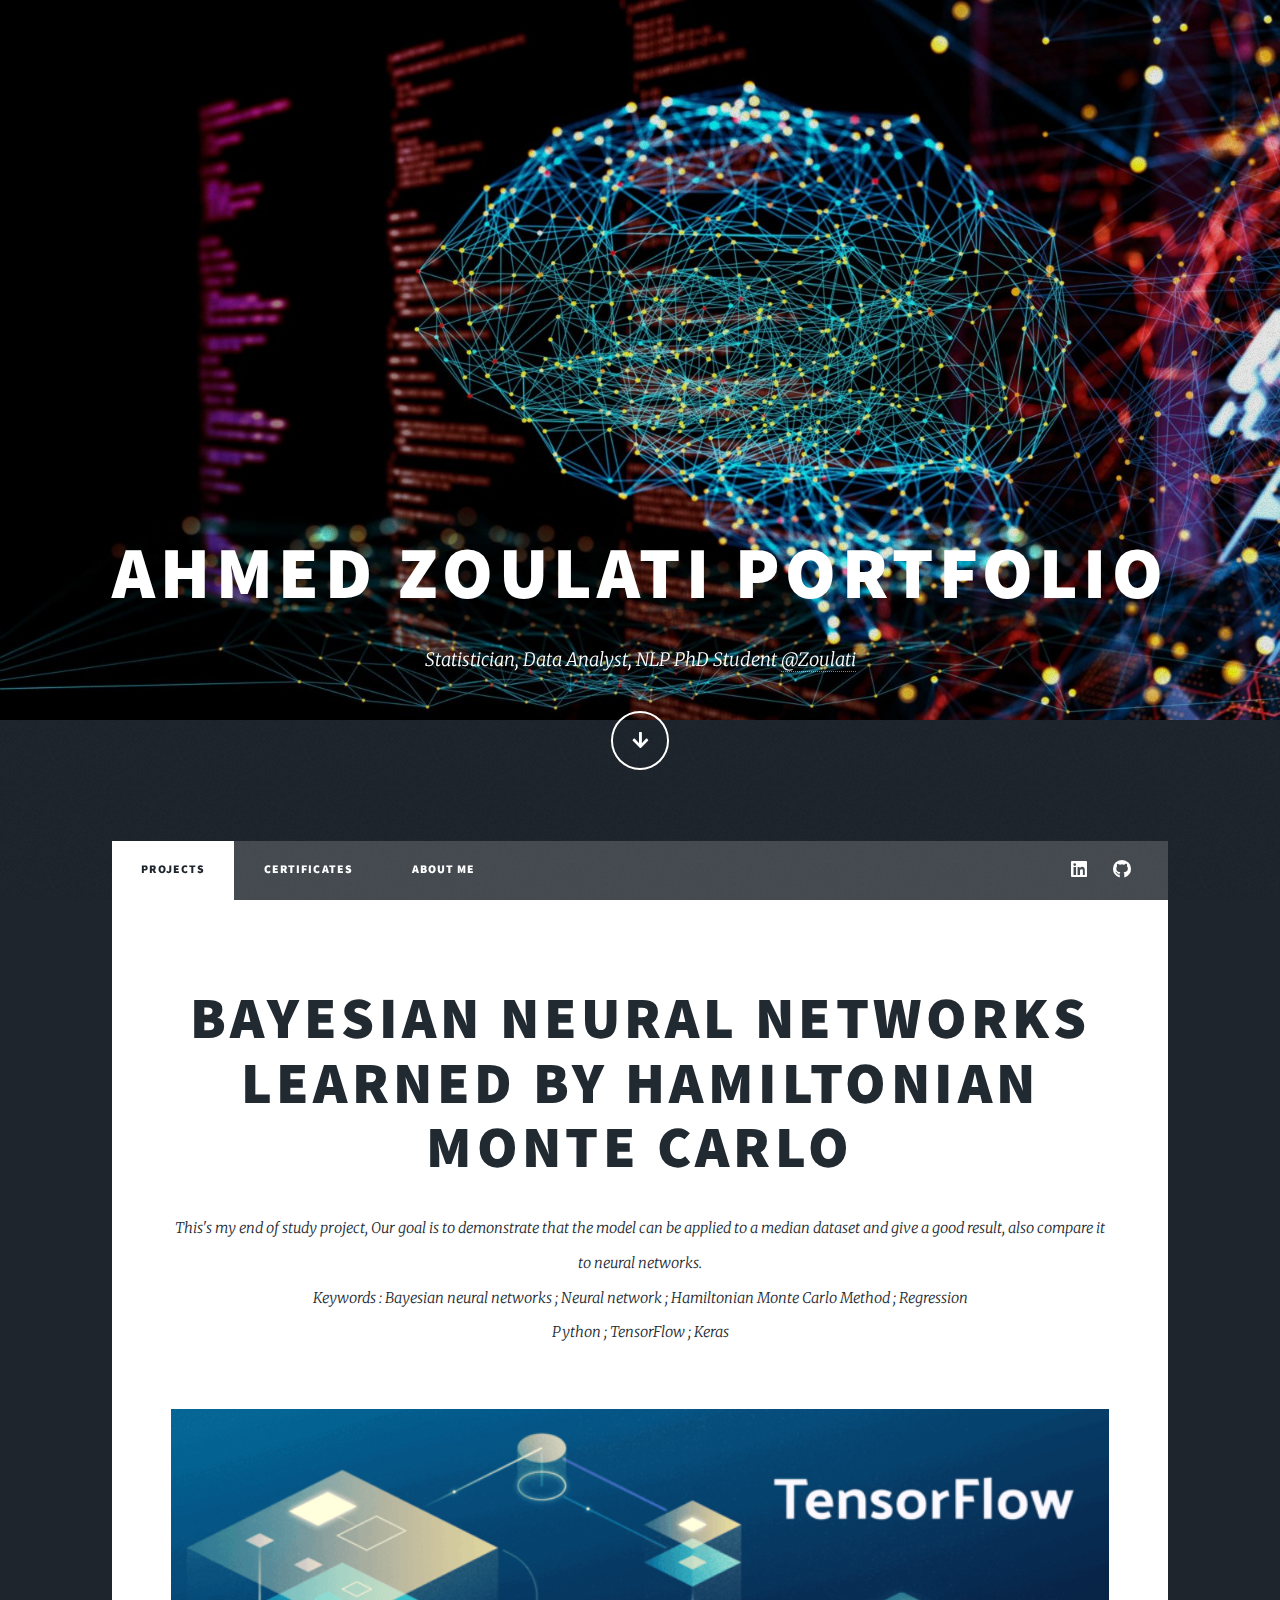
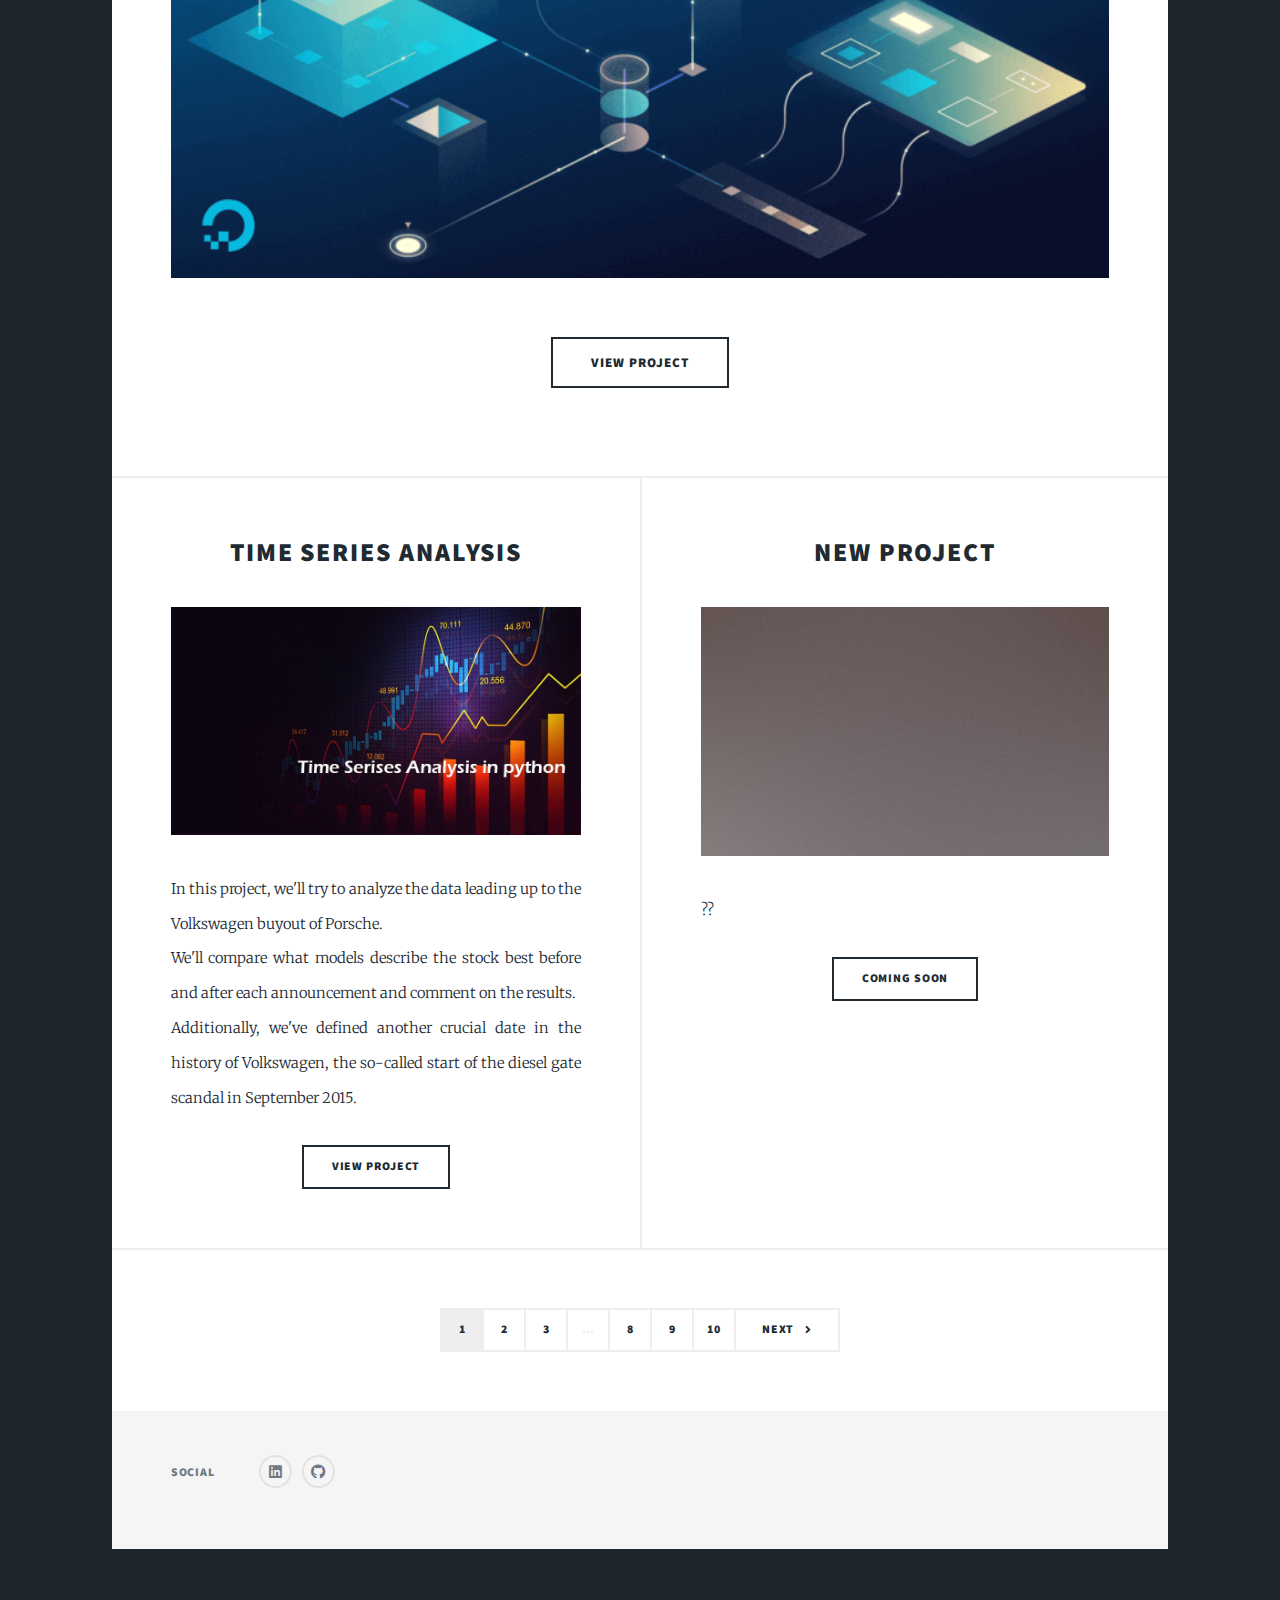
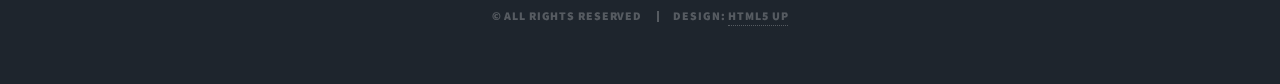
<file: index.html>
<!DOCTYPE HTML>
<!--
	Massively by HTML5 UP
	html5up.net | @ajlkn
	Free for personal and commercial use under the CCA 3.0 license (html5up.net/license)
-->
<html>
	<head>
		<title>AHMED ZOULATI PORTFOLIO</title>
		<meta charset="utf-8" />
		<meta name="viewport" content="width=device-width, initial-scale=1, user-scalable=no" />
		<link rel="stylesheet" href="assets/css/main.css" />
		<noscript><link rel="stylesheet" href="assets/css/noscript.css" /></noscript>
	</head>
	<body class="is-preload">

		<!-- Wrapper -->
			<div id="wrapper" class="fade-in">

				<!-- Intro -->
					<div id="intro">
						<h1>AHMED ZOULATI PORTFOLIO<br />
						</h1>
						<p>Statistician, Data Analyst, NLP PhD Student <a href="https://www.linkedin.com/in/ahmed-zoulati-480b63252/">@Zoulati</a> </p>
						<ul class="actions">
							<li><a href="#header" class="button icon solid solo fa-arrow-down scrolly">Continue</a></li>
						</ul>
					</div>

				<!-- Header -->
					<header id="header">
						<a href="index.html" class="logo">Some Curiosity</a>
					</header>

				<!-- Nav -->
					<nav id="nav">
						<ul class="links">
							<li class="active"><a href="index.html">Projects</a></li>
							<li><a href="generic.html">Certificates</a></li>
							<li><a href="elements.html">About me</a></li>
						</ul>
						<ul class="icons">
							<li><a href="https://www.linkedin.com/in/ahmed-zoulati-480b63252/" class="icon brands fa-linkedin"><span class="label">Linkedin</span></a></li>
							
							
							<li><a href="https://github.com/Hamouda26" class="icon brands fa-github"><span class="label">GitHub</span></a></li>
						</ul>
					</nav>

				<!-- Main -->
					<div id="main">

						<!-- Featured Post -->
							<article class="post featured">
								<header class="major">
									
									<h2><a href="#">Bayesian Neural Networks Learned by Hamiltonian Monte Carlo</a></h2>
									<p>This's my end of study project, Our goal is to demonstrate that the model can be applied to a median dataset and give a good result, also compare it to neural networks.<br />
										Keywords : Bayesian neural networks ; Neural network ; Hamiltonian Monte Carlo Method ; Regression <br />
									     Python ; TensorFlow ; Keras</p>
								</header>
								<a href="#" class="image main"><img src="images/tf.png" alt="" /></a>
								<ul class="actions special">
									<li><a href="#" class="button large">View Project</a></li>
								</ul>
							</article>

						<!-- Posts -->
							<section class="posts">
								<article>
									<header>
										
										<h2><a href="#">Time Series Analysis</a></h2>
									</header>
									<a href="#" class="image fit"><img src="images/ts.jpg" alt="" /></a>
									<p>In this project, we'll try to analyze the data leading up to the Volkswagen buyout of Porsche.<br />
										We'll compare what models describe the stock best before and after each announcement and comment on the results.<br />
										Additionally, we've defined another crucial date in the history of Volkswagen, the so-called start of the diesel gate scandal in September 2015.</p>
									<ul class="actions special">
										<li><a href="#" class="button">View Project</a></li>
									</ul>
								</article>
								<article>
									<header>
										
										<h2><a href="#">New Project</a></h2>
									</header>
									<a href="#" class="image fit"><img src="images/pic03.jpg" alt="" /></a>
									<p>??</p>
									<ul class="actions special">
										<li><a href="#" class="button">Coming Soon</a></li>
									</ul>
								</article>
								
							</section>
							
						<!-- Footer -->
							<footer>
								<div class="pagination">
									<!--<a href="#" class="previous">Prev</a>-->
									<a href="#" class="page active">1</a>
									<a href="#" class="page">2</a>
									<a href="#" class="page">3</a>
									<span class="extra">&hellip;</span>
									<a href="#" class="page">8</a>
									<a href="#" class="page">9</a>
									<a href="#" class="page">10</a>
									<a href="#" class="next">Next</a>
								</div>
							</footer>

					</div>

				<!-- Footer -->
					<footer id="footer">
						<section class="split contact">
							<section>
								<h3>Social</h3>
								<ul class="icons alt">
									<li><a href="https://www.linkedin.com/in/ahmed-zoulati-480b63252/" class="icon brands alt fa-linkedin"><span class="label">Linkedin</span></a></li>
									
									<li><a href="https://github.com/Hamouda26" class="icon brands alt fa-github"><span class="label">GitHub</span></a></li>
								</ul>
							</section>
						</section>
					</footer>

				<!-- Copyright -->
					<div id="copyright">
						<ul><li>&copy; All rights reserved</li><li>Design: <a href="https://html5up.net">HTML5 UP</a></li></ul>
					</div>

			</div>

		<!-- Scripts -->
			<script src="assets/js/jquery.min.js"></script>
			<script src="assets/js/jquery.scrollex.min.js"></script>
			<script src="assets/js/jquery.scrolly.min.js"></script>
			<script src="assets/js/browser.min.js"></script>
			<script src="assets/js/breakpoints.min.js"></script>
			<script src="assets/js/util.js"></script>
			<script src="assets/js/main.js"></script>

	</body>
</html>
</file>
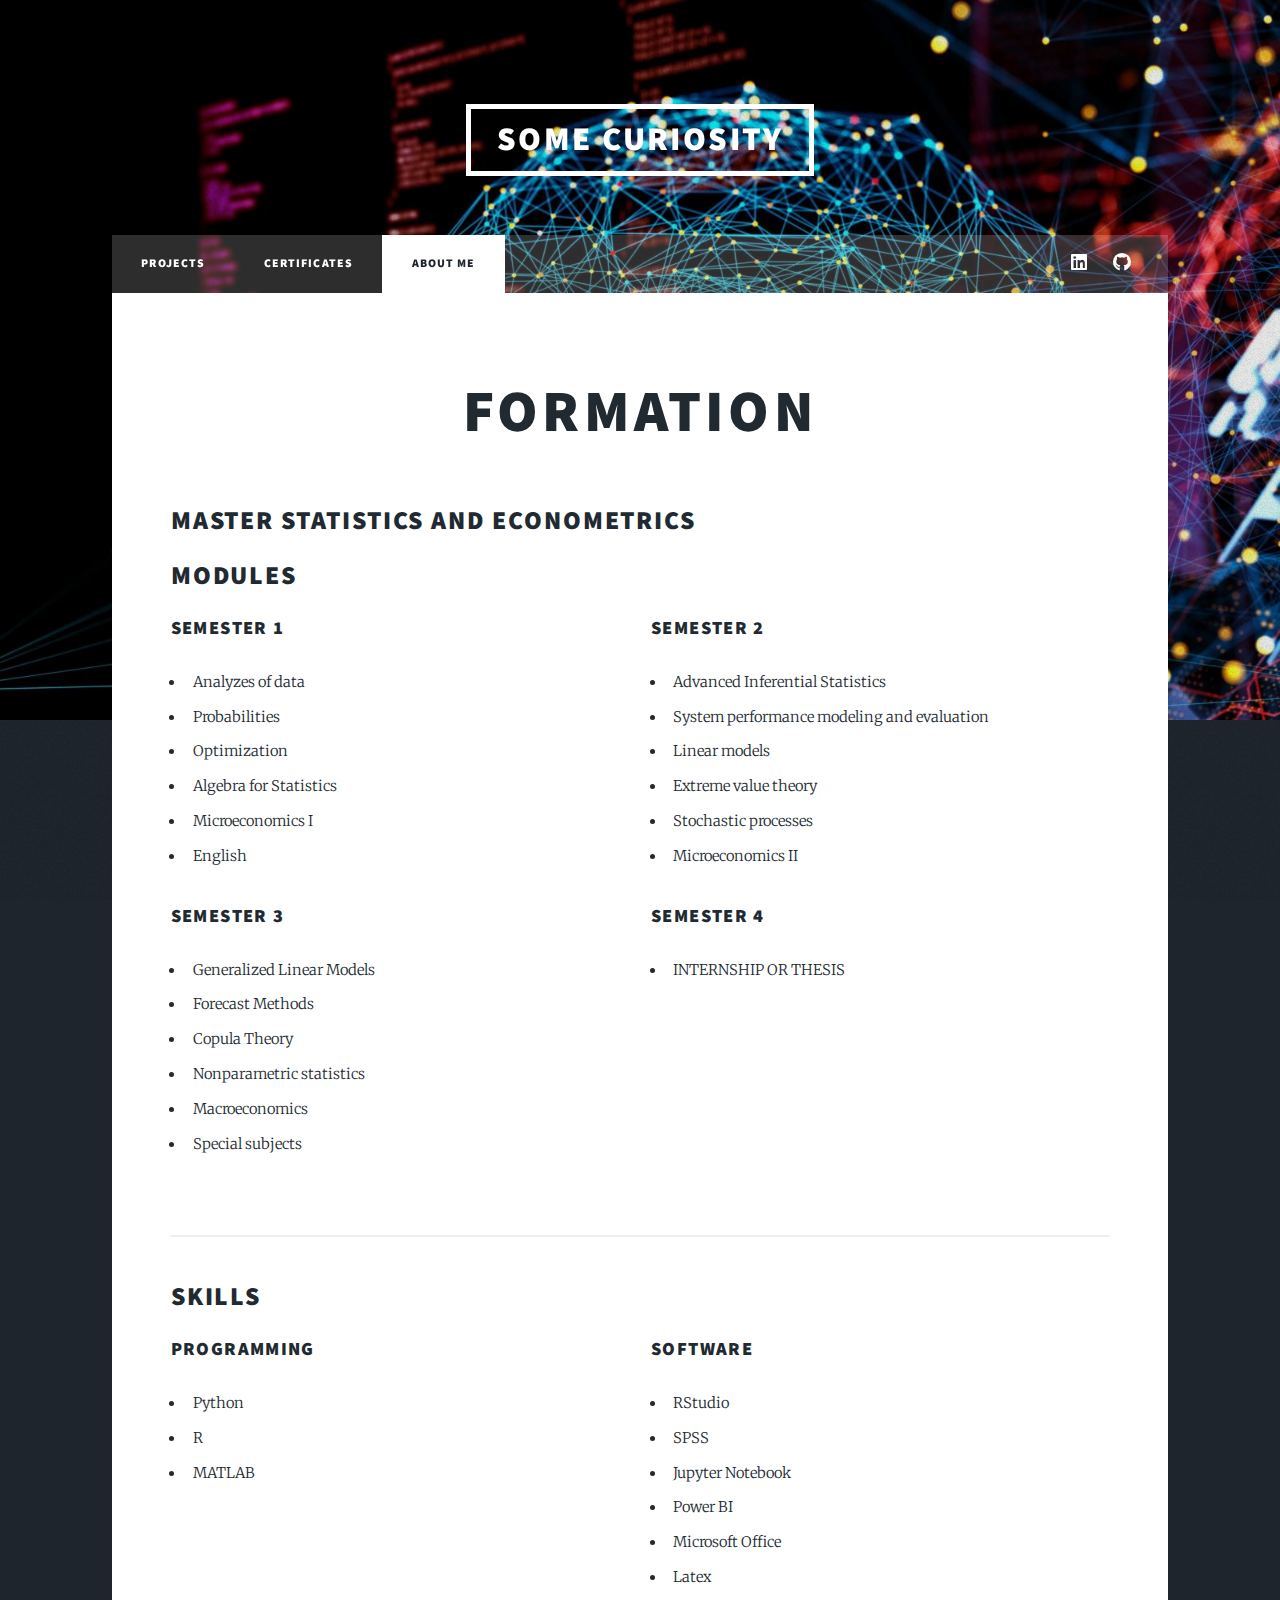
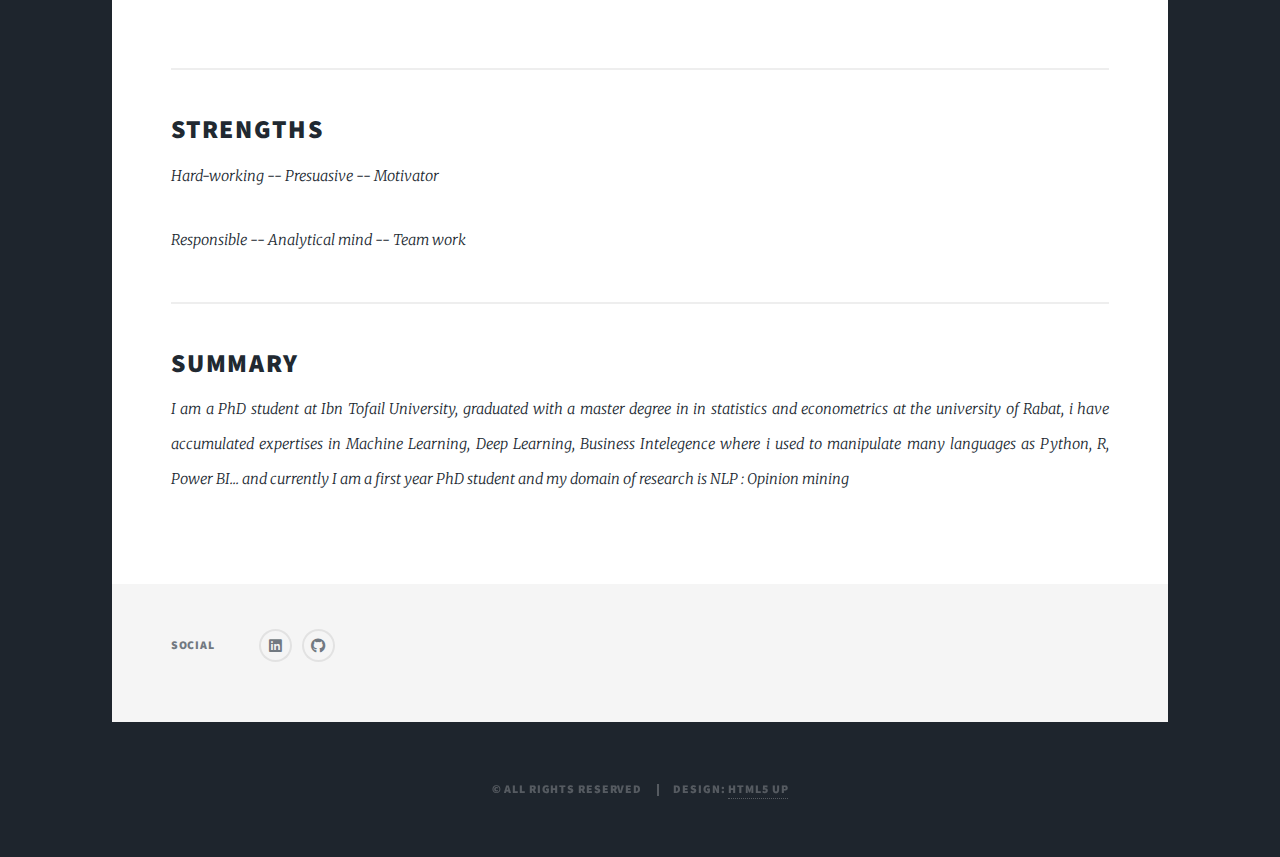
<file: elements.html>
<!DOCTYPE HTML>
<!--
	Massively by HTML5 UP
	html5up.net | @ajlkn
	Free for personal and commercial use under the CCA 3.0 license (html5up.net/license)
-->
<html>
	<head>
		<title>About me</title>
		<meta charset="utf-8" />
		<meta name="viewport" content="width=device-width, initial-scale=1, user-scalable=no" />
		<link rel="stylesheet" href="assets/css/main.css" />
		<noscript><link rel="stylesheet" href="assets/css/noscript.css" /></noscript>
	</head>
	<body class="is-preload">

		<!-- Wrapper -->
			<div id="wrapper">

				<!-- Header -->
					<header id="header">
						<a href="index.html" class="logo">Some Curiosity</a>
					</header>

				<!-- Nav -->
					<nav id="nav">
						<ul class="links">
							<li><a href="index.html">Projects</a></li>
							<li><a href="generic.html">Certificates</a></li>
							<li class="active"><a href="elements.html">About me</a></li>
						</ul>
						<ul class="icons">
							<li><a href="https://www.linkedin.com/in/ahmed-zoulati-480b63252/" class="icon brands fa-linkedin"><span class="label">Linkedin</span></a></li>
							<li><a href="https://github.com/Hamouda26" class="icon brands fa-github"><span class="label">GitHub</span></a></li>
						</ul>
					</nav>

				<!-- Main -->
					<div id="main">

						<!-- Post -->
							<section class="post">
								<header class="major">
									<h1>Formation</h1>
								</header>
								
								<!-- Text stuff -->
									<h2>Master Statistics and Econometrics</h2>
									<!-- <p>This is <b>bold</b> and this is <strong>strong</strong>. This is <i>italic</i> and this is <em>emphasized</em>.
									This is <sup>superscript</sup> text and this is <sub>subscript</sub> text.
									This is <u>underlined</u> and this is code: <code>for (;;) { ... }</code>.
									Finally, this is a <a href="#">link</a>.</p> -->
								
								<!-- Lists -->
								<h2>Modules</h2>
								<div class="row">
									<div class="col-6 col-12-small">

										<h3>Semester 1</h3>
										<ul>
											<li>Analyzes of data</li>
											<li>Probabilities</li>
											<li>Optimization</li>
											<li>Algebra for Statistics</li>
											<li>Microeconomics I</li>
											<li>English</li>
										</ul>

										<h3>Semester 3</h3>
										<ul class="alt">
											<li>Generalized Linear Models</li>
											<li>Forecast Methods</li>
											<li>Copula Theory</li>
											<li>Nonparametric statistics</li>
											<li>Macroeconomics</li>
											<li>Special subjects</li>
										</ul>

									</div>
									<div class="col-6 col-12-small">

										<h3>Semester 2</h3>
										<ul>
											<li>Advanced Inferential Statistics</li>
											<li>System performance modeling and evaluation</li>
											<li>Linear models</li>
											<li>Extreme value theory</li>
											<li>Stochastic processes</li>
											<li>Microeconomics II</li>
										</ul>

										<h3>Semester 4</h3>
										<ul>
											<li>INTERNSHIP OR THESIS</li>
										</ul>

									</div>
								</div>	


									<hr />
									<h2>SKILLS</h2>
									<div class="row">
										<div class="col-6 col-12-small">

											<h3>Programming</h3>
											<ul>
												<li>Python</li>
												<li>R</li>
												<li>MATLAB</li>
											</ul>
	
											
	
										</div>
										<div class="col-6 col-12-small">

											<h3>SOftware</h3>
											<ul class="alt">
												<li>RStudio</li>
												<li>SPSS</li>
												<li>Jupyter Notebook</li>
												<li>Power BI</li>
												<li>Microsoft Office</li>
												<li>Latex</li>
											</ul>
	
											
										</div>
									</div>


									<hr />
									<header>
										<h2>STRENGTHS</h2>
										<p>Hard-working -- Presuasive -- Motivator</p>

										<p>Responsible -- Analytical mind -- Team work</p>
									
									<hr/>

									<h2>Summary</h2>
									<p>I am a PhD student at Ibn Tofail University, graduated with a master degree in in statistics and econometrics at the university of Rabat, i have accumulated expertises in Machine Learning, Deep Learning, Business Intelegence where i used to manipulate many languages as Python, R, Power BI... and currently I am a first year PhD student and my domain of research is NLP : Opinion mining</p>

								

								

							</section>

					</div>

				<!-- Footer -->
				<footer id="footer">
					<section class="split contact">
						<section>
							<h3>Social</h3>
							<ul class="icons alt">
								<li><a href="https://www.linkedin.com/in/ahmed-zoulati-480b63252/" class="icon brands alt fa-linkedin"><span class="label">Linkedin</span></a></li>
								
								<li><a href="https://github.com/Hamouda26" class="icon brands alt fa-github"><span class="label">GitHub</span></a></li>
							</ul>
						</section>
					</section>
				</footer>

				<!-- Copyright -->
					<div id="copyright">
						<ul><li>&copy; All rights reserved</li><li>Design: <a href="https://html5up.net">HTML5 UP</a></li></ul>
					</div>

			</div>

		<!-- Scripts -->
			<script src="assets/js/jquery.min.js"></script>
			<script src="assets/js/jquery.scrollex.min.js"></script>
			<script src="assets/js/jquery.scrolly.min.js"></script>
			<script src="assets/js/browser.min.js"></script>
			<script src="assets/js/breakpoints.min.js"></script>
			<script src="assets/js/util.js"></script>
			<script src="assets/js/main.js"></script>

	</body>
</html>
</file>
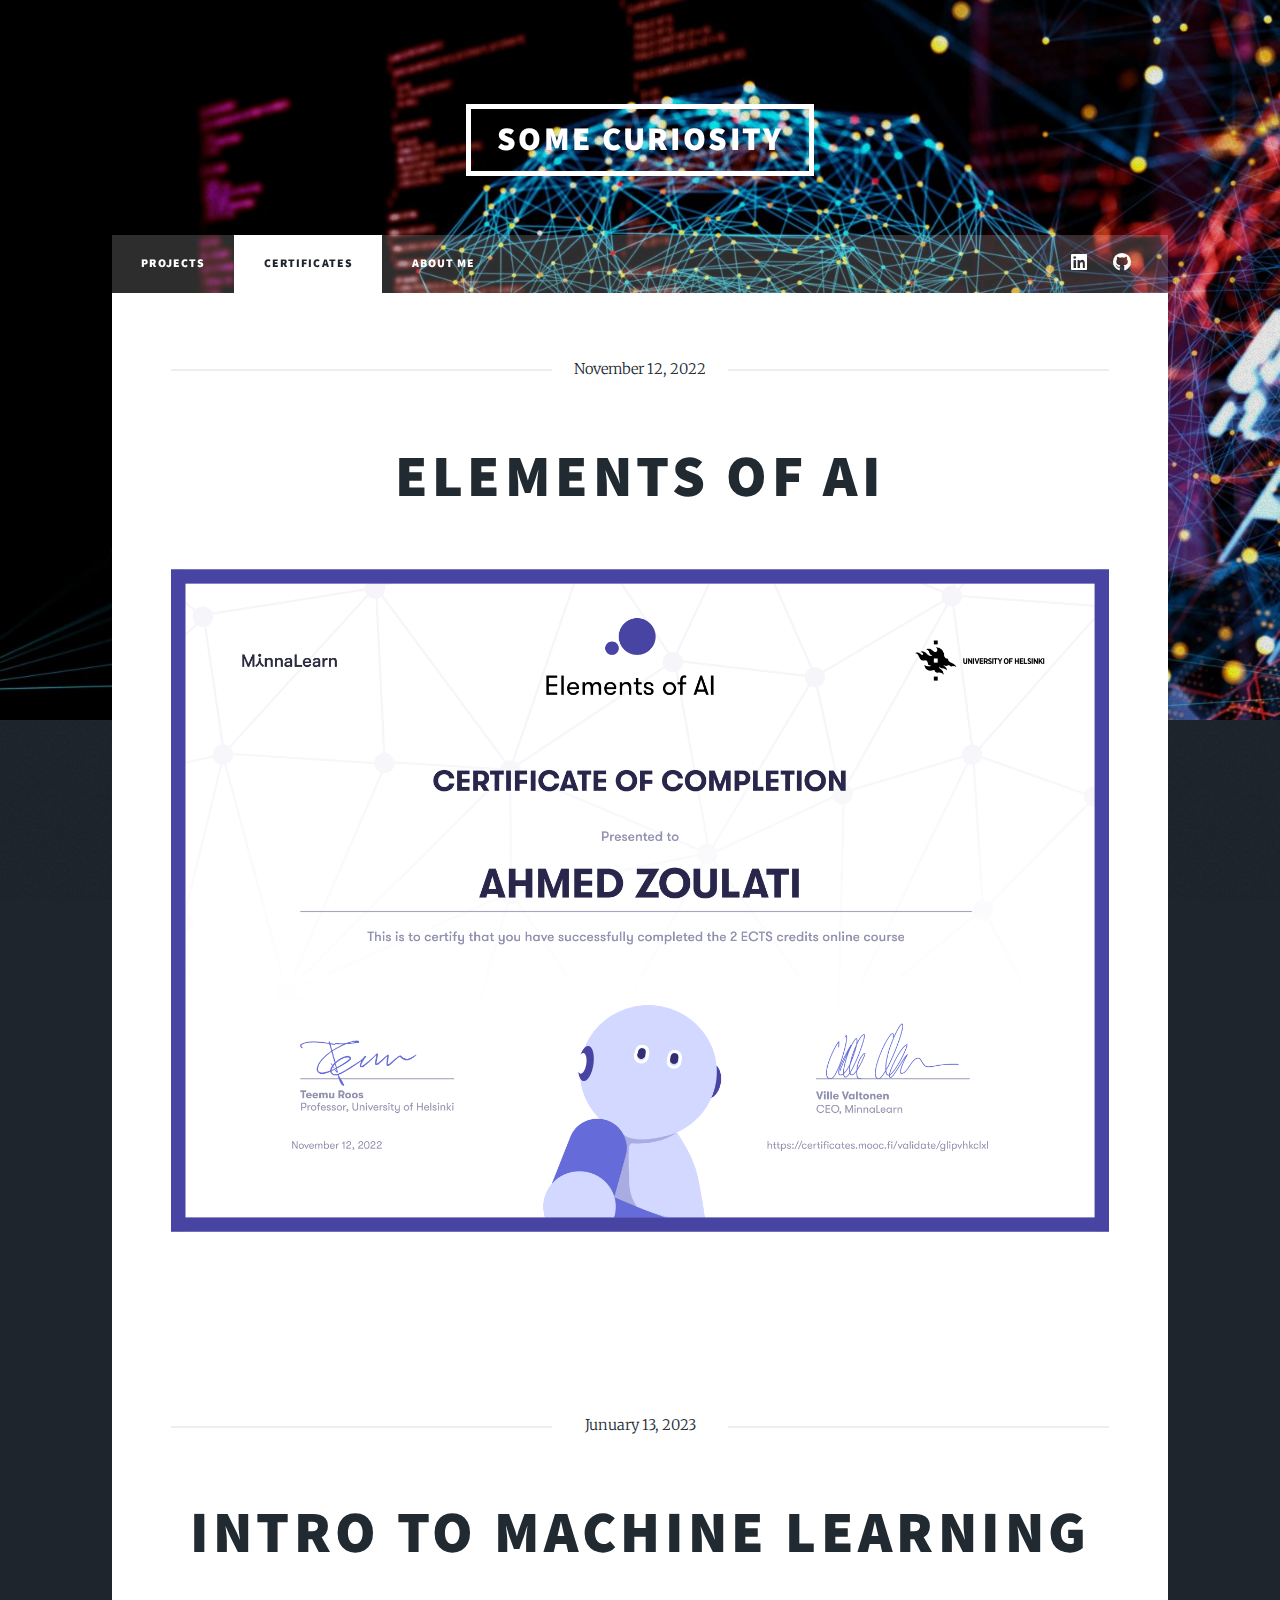
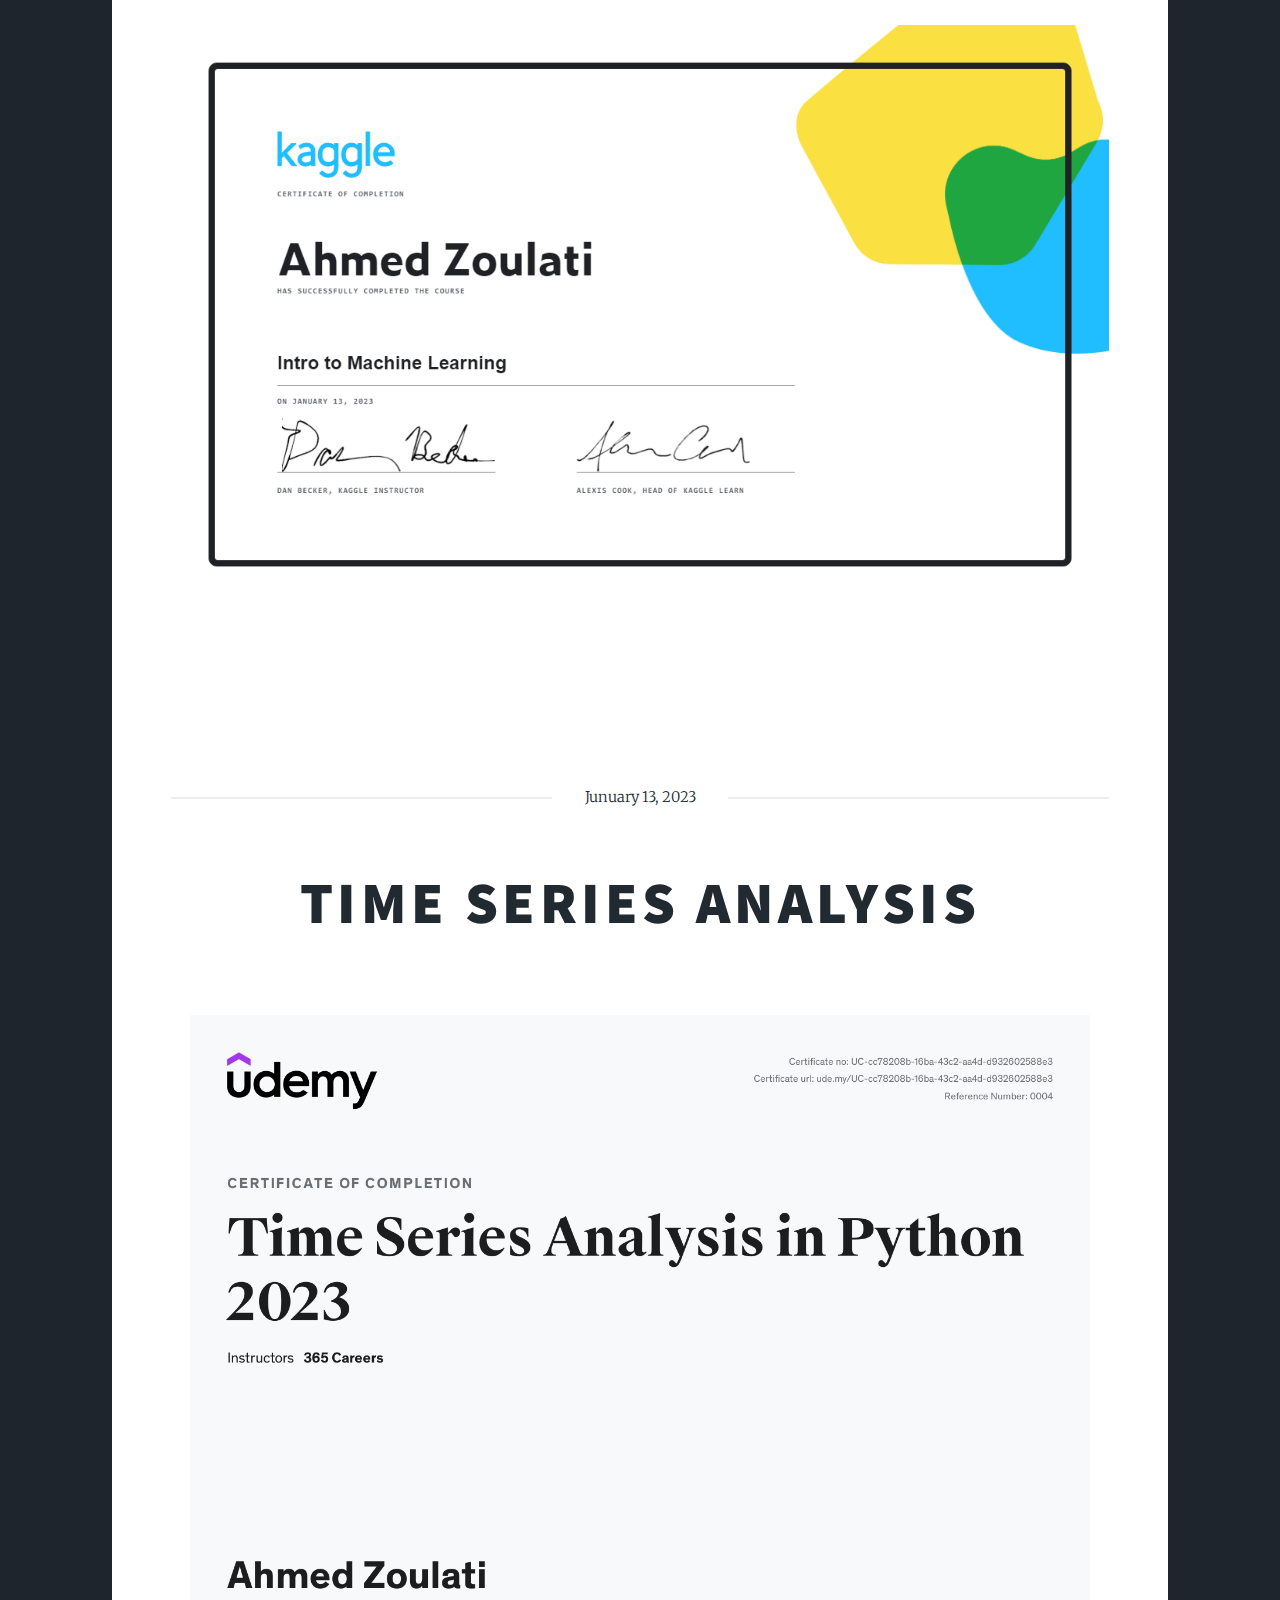
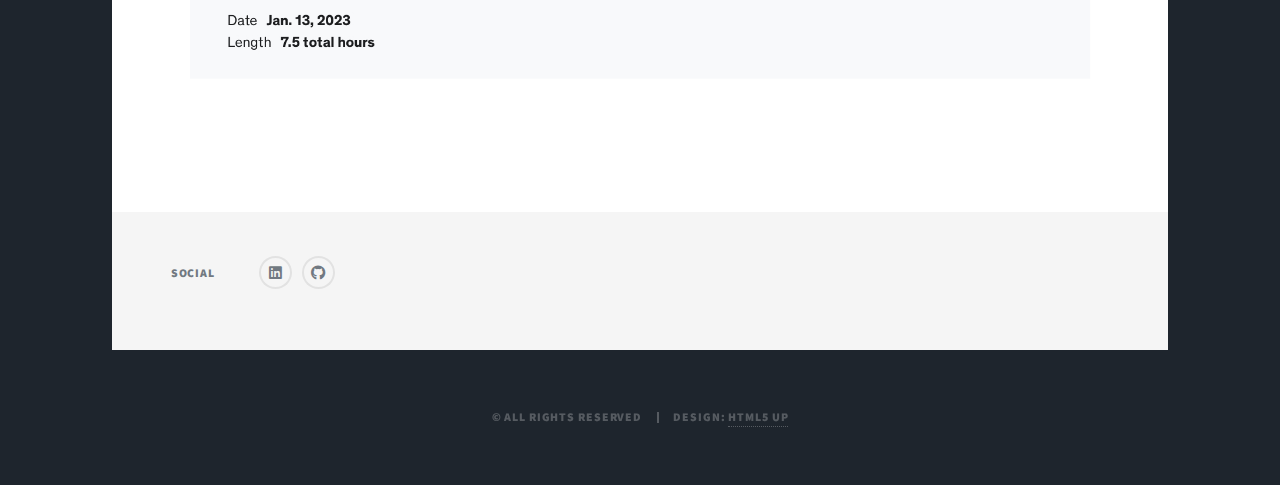
<file: generic.html>
<!DOCTYPE HTML>
<!--
	Massively by HTML5 UP
	html5up.net | @ajlkn
	Free for personal and commercial use under the CCA 3.0 license (html5up.net/license)
-->
<html>
	<head>
		<title>Certificates</title>
		<meta charset="utf-8" />
		<meta name="viewport" content="width=device-width, initial-scale=1, user-scalable=no" />
		<link rel="stylesheet" href="assets/css/main.css" />
		<noscript><link rel="stylesheet" href="assets/css/noscript.css" /></noscript>
	</head>
	<body class="is-preload">

		<!-- Wrapper -->
			<div id="wrapper">

				<!-- Header -->
					<header id="header">
						<a href="index.html" class="logo">Some Curiosity</a>
					</header>

				<!-- Nav -->
					<nav id="nav">
						<ul class="links">
							<li><a href="index.html">Projects</a></li>
							<li class="active"><a href="generic.html">Certificates</a></li>
							<li><a href="elements.html">About me</a></li>
						</ul>
						<ul class="icons">
							<li><a href="https://www.linkedin.com/in/ahmed-zoulati-480b63252/" class="icon brands fa-linkedin"><span class="label">Linkedin</span></a></li>
							<li><a href="https://github.com/Hamouda26" class="icon brands fa-github"><span class="label">GitHub</span></a></li>
						</ul>
					</nav>

				<!-- Main -->
					<div id="main">

						<!-- Post -->
							<section class="post">
								<header class="major">
									<span class="date">November 12, 2022</span>
									<h1><a href="https://certificates.mooc.fi/validate/glipvhkclxl">Elements of AI</a></h1>
								</header>
								<a><div class="image main"><img src="images/c_ai.png" alt="" /></div></a>
							</section>

					</div>
				<!-- Main -->
				<div id="main">

					<!-- Post -->
						<section class="post">
							<header class="major">
								<span class="date">Junuary 13, 2023</span>
								<h1>Intro to Machine Learning</h1>
							</header>
							<a><div class="image main"><img src="images/c_ml.png" alt="" /></div></a>
						</section>

				</div>
				<!-- Main -->
				<div id="main">

					<!-- Post -->
						<section class="post">
							<header class="major">
								<span class="date">Junuary 13, 2023</span>
								<h1><a href="https://udemy-certificate.s3.amazonaws.com/image/UC-cc78208b-16ba-43c2-aa4d-d932602588e3.jpg">Time Series Analysis</a></h1>
							</header>
							<a><div class="image main"><img src="images/c_tm.jpg" alt="" /></div></a>
						</section>

				</div>	
				<!-- Footer -->
				<footer id="footer">
					<section class="split contact">
						<section>
							<h3>Social</h3>
							<ul class="icons alt">
								<li><a href="https://www.linkedin.com/in/ahmed-zoulati-480b63252/" class="icon brands alt fa-linkedin"><span class="label">Linkedin</span></a></li>
								
								<li><a href="https://github.com/Hamouda26" class="icon brands alt fa-github"><span class="label">GitHub</span></a></li>
							</ul>
						</section>
					</section>
				</footer>

				<!-- Copyright -->
					<div id="copyright">
						<ul><li>&copy; All rights reserved</li><li>Design: <a href="https://html5up.net">HTML5 UP</a></li></ul>
					</div>

			</div>

		<!-- Scripts -->
			<script src="assets/js/jquery.min.js"></script>
			<script src="assets/js/jquery.scrollex.min.js"></script>
			<script src="assets/js/jquery.scrolly.min.js"></script>
			<script src="assets/js/browser.min.js"></script>
			<script src="assets/js/breakpoints.min.js"></script>
			<script src="assets/js/util.js"></script>
			<script src="assets/js/main.js"></script>

	</body>
</html>
</file>
<file: assets/css/main.css>
@import url(fontawesome-all.min.css);
@import url("https://fonts.googleapis.com/css?family=Merriweather:300,700,300italic,700italic|Source+Sans+Pro:900");

/*
	Massively by HTML5 UP
	html5up.net | @ajlkn
	Free for personal and commercial use under the CCA 3.0 license (html5up.net/license)
*/

html, body, div, span, applet, object,
iframe, h1, h2, h3, h4, h5, h6, p, blockquote,
pre, a, abbr, acronym, address, big, cite,
code, del, dfn, em, img, ins, kbd, q, s, samp,
small, strike, strong, sub, sup, tt, var, b,
u, i, center, dl, dt, dd, ol, ul, li, fieldset,
form, label, legend, table, caption, tbody,
tfoot, thead, tr, th, td, article, aside,
canvas, details, embed, figure, figcaption,
footer, header, hgroup, menu, nav, output, ruby,
section, summary, time, mark, audio, video {
	margin: 0;
	padding: 0;
	border: 0;
	font-size: 100%;
	font: inherit;
	vertical-align: baseline;}

article, aside, details, figcaption, figure,
footer, header, hgroup, menu, nav, section {
	display: block;}

body {
	line-height: 1;
}

ol, ul {
	list-style: none;
}

blockquote, q {
	quotes: none;
}

	blockquote:before, blockquote:after, q:before, q:after {
		content: '';
		content: none;
	}

table {
	border-collapse: collapse;
	border-spacing: 0;
}

body {
	-webkit-text-size-adjust: none;
}

mark {
	background-color: transparent;
	color: inherit;
}

input::-moz-focus-inner {
	border: 0;
	padding: 0;
}

input, select, textarea {
	-moz-appearance: none;
	-webkit-appearance: none;
	-ms-appearance: none;
	appearance: none;
}

/* Basic */

	@-ms-viewport {
		width: device-width;
	}

	body {
		-ms-overflow-style: scrollbar;
	}

	@media screen and (max-width: 480px) {

		html, body {
			min-width: 320px;
		}

	}

	html {
		box-sizing: border-box;
	}

	*, *:before, *:after {
		box-sizing: inherit;
	}

	body {
		background-color: #1e252d;
	}

		body.is-preload *, body.is-preload *:before, body.is-preload *:after {
			-moz-animation: none !important;
			-webkit-animation: none !important;
			-ms-animation: none !important;
			animation: none !important;
			-moz-transition: none !important;
			-webkit-transition: none !important;
			-ms-transition: none !important;
			transition: none !important;
		}

/* Type */

	html {
		font-size: 16pt;
	}

		@media screen and (max-width: 1680px) {

			html {
				font-size: 12pt;
			}

		}

		@media screen and (max-width: 1280px) {

			html {
				font-size: 11pt;
			}

		}

		@media screen and (max-width: 360px) {

			html {
				font-size: 10pt;
			}

		}

	body {
		color: #212931;
	}

	body, input, select, textarea {
		font-family: "Merriweather", Georgia, serif;
		font-weight: 300;
		font-size: 1rem;
		line-height: 2.375;
	}

	a {
		-moz-transition: color 0.2s ease-in-out, background-color 0.2s ease-in-out, border-color 0.2s ease-in-out, box-shadow 0.2s ease-in-out;
		-webkit-transition: color 0.2s ease-in-out, background-color 0.2s ease-in-out, border-color 0.2s ease-in-out, box-shadow 0.2s ease-in-out;
		-ms-transition: color 0.2s ease-in-out, background-color 0.2s ease-in-out, border-color 0.2s ease-in-out, box-shadow 0.2s ease-in-out;
		transition: color 0.2s ease-in-out, background-color 0.2s ease-in-out, border-color 0.2s ease-in-out, box-shadow 0.2s ease-in-out;
		border-bottom: dotted 1px;
		text-decoration: none;
	}

		a:hover {
			border-bottom-color: transparent;
		}

	strong, b {
		font-weight: 600;
	}

	em, i {
		font-style: italic;
	}

	p {
		text-align: justify;
		margin: 0 0 2rem 0;
	}

	h1, h2, h3, h4, h5, h6 {
		font-family: "Source Sans Pro", Helvetica, sans-serif;
		font-weight: 900;
		line-height: 1.5;
		letter-spacing: 0.075em;
		text-transform: uppercase;
		margin: 0 0 1rem 0;
	}

		h1 a, h2 a, h3 a, h4 a, h5 a, h6 a {
			border-bottom: 0;
			color: inherit;
			text-decoration: none;
		}

	h1 {
		font-size: 4rem;
		line-height: 1.1;
		margin: 0 0 2rem 0;
	}

	h2 {
		font-size: 1.75rem;
		line-height: 1.3;
		margin: 0 0 1.5rem 0;
	}

	h3 {
		font-size: 1.25rem;
		margin: 0 0 1.5rem 0;
	}

	h4 {
		font-size: 1rem;
	}

	h5 {
		font-size: 0.9rem;
	}

	h6 {
		font-size: 0.8rem;
	}

	sub {
		font-size: 0.8rem;
		position: relative;
		top: 0.5rem;
	}

	sup {
		font-size: 0.8rem;
		position: relative;
		top: -0.5rem;
	}

	blockquote {
		border-left: solid 4px;
		font-style: italic;
		margin: 0 0 2rem 0;
		padding: 0.5rem 0 0.5rem 2rem;
	}

	code {
		border: solid 2px;
		font-family: "Courier New", monospace;
		font-size: 0.9rem;
		margin: 0 0.25rem;
		padding: 0.25rem 0.65rem;
	}

	pre {
		-webkit-overflow-scrolling: touch;
		font-family: "Courier New", monospace;
		font-size: 0.9rem;
		margin: 0 0 2rem 0;
	}

		pre code {
			display: block;
			line-height: 1.75;
			padding: 1rem 1.5rem;
			overflow-x: auto;
		}

	hr {
		border: 0;
		border-bottom: solid 2px;
		margin: 3rem 0;
	}

		hr.major {
			margin: 5rem 0;
		}

	.align-left {
		text-align: left;
	}

	.align-center {
		text-align: center;
	}

	.align-right {
		text-align: right;
	}

	input, select, textarea {
		color: #212931;
	}

	a {
		color: #212931;
		border-bottom-color: rgba(33, 41, 49, 0.5);
	}

		a:hover {
			border-bottom-color: transparent;
			color: #18bfef !important;
		}

	strong, b {
		color: #212931;
	}

	h1, h2, h3, h4, h5, h6 {
		color: #212931;
	}

	blockquote {
		border-left-color: #eeeeee;
	}

	code {
		background: rgba(220, 220, 220, 0.25);
		border-color: #eeeeee;
	}

	hr {
		border-bottom-color: #eeeeee;
	}

/* Row */

	.row {
		display: flex;
		flex-wrap: wrap;
		box-sizing: border-box;
		align-items: stretch;
	}

		.row > * {
			box-sizing: border-box;
		}

		.row.gtr-uniform > * > :last-child {
			margin-bottom: 0;
		}

		.row.aln-left {
			justify-content: flex-start;
		}

		.row.aln-center {
			justify-content: center;
		}

		.row.aln-right {
			justify-content: flex-end;
		}

		.row.aln-top {
			align-items: flex-start;
		}

		.row.aln-middle {
			align-items: center;
		}

		.row.aln-bottom {
			align-items: flex-end;
		}

		.row > .imp {
			order: -1;
		}

		.row > .col-1 {
			width: 8.33333%;
		}

		.row > .off-1 {
			margin-left: 8.33333%;
		}

		.row > .col-2 {
			width: 16.66667%;
		}

		.row > .off-2 {
			margin-left: 16.66667%;
		}

		.row > .col-3 {
			width: 25%;
		}

		.row > .off-3 {
			margin-left: 25%;
		}

		.row > .col-4 {
			width: 33.33333%;
		}

		.row > .off-4 {
			margin-left: 33.33333%;
		}

		.row > .col-5 {
			width: 41.66667%;
		}

		.row > .off-5 {
			margin-left: 41.66667%;
		}

		.row > .col-6 {
			width: 50%;
		}

		.row > .off-6 {
			margin-left: 50%;
		}

		.row > .col-7 {
			width: 58.33333%;
		}

		.row > .off-7 {
			margin-left: 58.33333%;
		}

		.row > .col-8 {
			width: 66.66667%;
		}

		.row > .off-8 {
			margin-left: 66.66667%;
		}

		.row > .col-9 {
			width: 75%;
		}

		.row > .off-9 {
			margin-left: 75%;
		}

		.row > .col-10 {
			width: 83.33333%;
		}

		.row > .off-10 {
			margin-left: 83.33333%;
		}

		.row > .col-11 {
			width: 91.66667%;
		}

		.row > .off-11 {
			margin-left: 91.66667%;
		}

		.row > .col-12 {
			width: 100%;
		}

		.row > .off-12 {
			margin-left: 100%;
		}

		.row.gtr-0 {
			margin-top: 0;
			margin-left: 0rem;
		}

			.row.gtr-0 > * {
				padding: 0 0 0 0rem;
			}

			.row.gtr-0.gtr-uniform {
				margin-top: 0rem;
			}

				.row.gtr-0.gtr-uniform > * {
					padding-top: 0rem;
				}

		.row.gtr-25 {
			margin-top: 0;
			margin-left: -0.375rem;
		}

			.row.gtr-25 > * {
				padding: 0 0 0 0.375rem;
			}

			.row.gtr-25.gtr-uniform {
				margin-top: -0.375rem;
			}

				.row.gtr-25.gtr-uniform > * {
					padding-top: 0.375rem;
				}

		.row.gtr-50 {
			margin-top: 0;
			margin-left: -0.75rem;
		}

			.row.gtr-50 > * {
				padding: 0 0 0 0.75rem;
			}

			.row.gtr-50.gtr-uniform {
				margin-top: -0.75rem;
			}

				.row.gtr-50.gtr-uniform > * {
					padding-top: 0.75rem;
				}

		.row {
			margin-top: 0;
			margin-left: -1.5rem;
		}

			.row > * {
				padding: 0 0 0 1.5rem;
			}

			.row.gtr-uniform {
				margin-top: -1.5rem;
			}

				.row.gtr-uniform > * {
					padding-top: 1.5rem;
				}

		.row.gtr-150 {
			margin-top: 0;
			margin-left: -2.25rem;
		}

			.row.gtr-150 > * {
				padding: 0 0 0 2.25rem;
			}

			.row.gtr-150.gtr-uniform {
				margin-top: -2.25rem;
			}

				.row.gtr-150.gtr-uniform > * {
					padding-top: 2.25rem;
				}

		.row.gtr-200 {
			margin-top: 0;
			margin-left: -3rem;
		}

			.row.gtr-200 > * {
				padding: 0 0 0 3rem;
			}

			.row.gtr-200.gtr-uniform {
				margin-top: -3rem;
			}

				.row.gtr-200.gtr-uniform > * {
					padding-top: 3rem;
				}

		@media screen and (max-width: 1680px) {

			.row {
				display: flex;
				flex-wrap: wrap;
				box-sizing: border-box;
				align-items: stretch;
			}

				.row > * {
					box-sizing: border-box;
				}

				.row.gtr-uniform > * > :last-child {
					margin-bottom: 0;
				}

				.row.aln-left {
					justify-content: flex-start;
				}

				.row.aln-center {
					justify-content: center;
				}

				.row.aln-right {
					justify-content: flex-end;
				}

				.row.aln-top {
					align-items: flex-start;
				}

				.row.aln-middle {
					align-items: center;
				}

				.row.aln-bottom {
					align-items: flex-end;
				}

				.row > .imp-xlarge {
					order: -1;
				}

				.row > .col-1-xlarge {
					width: 8.33333%;
				}

				.row > .off-1-xlarge {
					margin-left: 8.33333%;
				}

				.row > .col-2-xlarge {
					width: 16.66667%;
				}

				.row > .off-2-xlarge {
					margin-left: 16.66667%;
				}

				.row > .col-3-xlarge {
					width: 25%;
				}

				.row > .off-3-xlarge {
					margin-left: 25%;
				}

				.row > .col-4-xlarge {
					width: 33.33333%;
				}

				.row > .off-4-xlarge {
					margin-left: 33.33333%;
				}

				.row > .col-5-xlarge {
					width: 41.66667%;
				}

				.row > .off-5-xlarge {
					margin-left: 41.66667%;
				}

				.row > .col-6-xlarge {
					width: 50%;
				}

				.row > .off-6-xlarge {
					margin-left: 50%;
				}

				.row > .col-7-xlarge {
					width: 58.33333%;
				}

				.row > .off-7-xlarge {
					margin-left: 58.33333%;
				}

				.row > .col-8-xlarge {
					width: 66.66667%;
				}

				.row > .off-8-xlarge {
					margin-left: 66.66667%;
				}

				.row > .col-9-xlarge {
					width: 75%;
				}

				.row > .off-9-xlarge {
					margin-left: 75%;
				}

				.row > .col-10-xlarge {
					width: 83.33333%;
				}

				.row > .off-10-xlarge {
					margin-left: 83.33333%;
				}

				.row > .col-11-xlarge {
					width: 91.66667%;
				}

				.row > .off-11-xlarge {
					margin-left: 91.66667%;
				}

				.row > .col-12-xlarge {
					width: 100%;
				}

				.row > .off-12-xlarge {
					margin-left: 100%;
				}

				.row.gtr-0 {
					margin-top: 0;
					margin-left: 0rem;
				}

					.row.gtr-0 > * {
						padding: 0 0 0 0rem;
					}

					.row.gtr-0.gtr-uniform {
						margin-top: 0rem;
					}

						.row.gtr-0.gtr-uniform > * {
							padding-top: 0rem;
						}

				.row.gtr-25 {
					margin-top: 0;
					margin-left: -0.375rem;
				}

					.row.gtr-25 > * {
						padding: 0 0 0 0.375rem;
					}

					.row.gtr-25.gtr-uniform {
						margin-top: -0.375rem;
					}

						.row.gtr-25.gtr-uniform > * {
							padding-top: 0.375rem;
						}

				.row.gtr-50 {
					margin-top: 0;
					margin-left: -0.75rem;
				}

					.row.gtr-50 > * {
						padding: 0 0 0 0.75rem;
					}

					.row.gtr-50.gtr-uniform {
						margin-top: -0.75rem;
					}

						.row.gtr-50.gtr-uniform > * {
							padding-top: 0.75rem;
						}

				.row {
					margin-top: 0;
					margin-left: -1.5rem;
				}

					.row > * {
						padding: 0 0 0 1.5rem;
					}

					.row.gtr-uniform {
						margin-top: -1.5rem;
					}

						.row.gtr-uniform > * {
							padding-top: 1.5rem;
						}

				.row.gtr-150 {
					margin-top: 0;
					margin-left: -2.25rem;
				}

					.row.gtr-150 > * {
						padding: 0 0 0 2.25rem;
					}

					.row.gtr-150.gtr-uniform {
						margin-top: -2.25rem;
					}

						.row.gtr-150.gtr-uniform > * {
							padding-top: 2.25rem;
						}

				.row.gtr-200 {
					margin-top: 0;
					margin-left: -3rem;
				}

					.row.gtr-200 > * {
						padding: 0 0 0 3rem;
					}

					.row.gtr-200.gtr-uniform {
						margin-top: -3rem;
					}

						.row.gtr-200.gtr-uniform > * {
							padding-top: 3rem;
						}

		}

		@media screen and (max-width: 1280px) {

			.row {
				display: flex;
				flex-wrap: wrap;
				box-sizing: border-box;
				align-items: stretch;
			}

				.row > * {
					box-sizing: border-box;
				}

				.row.gtr-uniform > * > :last-child {
					margin-bottom: 0;
				}

				.row.aln-left {
					justify-content: flex-start;
				}

				.row.aln-center {
					justify-content: center;
				}

				.row.aln-right {
					justify-content: flex-end;
				}

				.row.aln-top {
					align-items: flex-start;
				}

				.row.aln-middle {
					align-items: center;
				}

				.row.aln-bottom {
					align-items: flex-end;
				}

				.row > .imp-large {
					order: -1;
				}

				.row > .col-1-large {
					width: 8.33333%;
				}

				.row > .off-1-large {
					margin-left: 8.33333%;
				}

				.row > .col-2-large {
					width: 16.66667%;
				}

				.row > .off-2-large {
					margin-left: 16.66667%;
				}

				.row > .col-3-large {
					width: 25%;
				}

				.row > .off-3-large {
					margin-left: 25%;
				}

				.row > .col-4-large {
					width: 33.33333%;
				}

				.row > .off-4-large {
					margin-left: 33.33333%;
				}

				.row > .col-5-large {
					width: 41.66667%;
				}

				.row > .off-5-large {
					margin-left: 41.66667%;
				}

				.row > .col-6-large {
					width: 50%;
				}

				.row > .off-6-large {
					margin-left: 50%;
				}

				.row > .col-7-large {
					width: 58.33333%;
				}

				.row > .off-7-large {
					margin-left: 58.33333%;
				}

				.row > .col-8-large {
					width: 66.66667%;
				}

				.row > .off-8-large {
					margin-left: 66.66667%;
				}

				.row > .col-9-large {
					width: 75%;
				}

				.row > .off-9-large {
					margin-left: 75%;
				}

				.row > .col-10-large {
					width: 83.33333%;
				}

				.row > .off-10-large {
					margin-left: 83.33333%;
				}

				.row > .col-11-large {
					width: 91.66667%;
				}

				.row > .off-11-large {
					margin-left: 91.66667%;
				}

				.row > .col-12-large {
					width: 100%;
				}

				.row > .off-12-large {
					margin-left: 100%;
				}

				.row.gtr-0 {
					margin-top: 0;
					margin-left: 0rem;
				}

					.row.gtr-0 > * {
						padding: 0 0 0 0rem;
					}

					.row.gtr-0.gtr-uniform {
						margin-top: 0rem;
					}

						.row.gtr-0.gtr-uniform > * {
							padding-top: 0rem;
						}

				.row.gtr-25 {
					margin-top: 0;
					margin-left: -0.375rem;
				}

					.row.gtr-25 > * {
						padding: 0 0 0 0.375rem;
					}

					.row.gtr-25.gtr-uniform {
						margin-top: -0.375rem;
					}

						.row.gtr-25.gtr-uniform > * {
							padding-top: 0.375rem;
						}

				.row.gtr-50 {
					margin-top: 0;
					margin-left: -0.75rem;
				}

					.row.gtr-50 > * {
						padding: 0 0 0 0.75rem;
					}

					.row.gtr-50.gtr-uniform {
						margin-top: -0.75rem;
					}

						.row.gtr-50.gtr-uniform > * {
							padding-top: 0.75rem;
						}

				.row {
					margin-top: 0;
					margin-left: -1.5rem;
				}

					.row > * {
						padding: 0 0 0 1.5rem;
					}

					.row.gtr-uniform {
						margin-top: -1.5rem;
					}

						.row.gtr-uniform > * {
							padding-top: 1.5rem;
						}

				.row.gtr-150 {
					margin-top: 0;
					margin-left: -2.25rem;
				}

					.row.gtr-150 > * {
						padding: 0 0 0 2.25rem;
					}

					.row.gtr-150.gtr-uniform {
						margin-top: -2.25rem;
					}

						.row.gtr-150.gtr-uniform > * {
							padding-top: 2.25rem;
						}

				.row.gtr-200 {
					margin-top: 0;
					margin-left: -3rem;
				}

					.row.gtr-200 > * {
						padding: 0 0 0 3rem;
					}

					.row.gtr-200.gtr-uniform {
						margin-top: -3rem;
					}

						.row.gtr-200.gtr-uniform > * {
							padding-top: 3rem;
						}

		}

		@media screen and (max-width: 980px) {

			.row {
				display: flex;
				flex-wrap: wrap;
				box-sizing: border-box;
				align-items: stretch;
			}

				.row > * {
					box-sizing: border-box;
				}

				.row.gtr-uniform > * > :last-child {
					margin-bottom: 0;
				}

				.row.aln-left {
					justify-content: flex-start;
				}

				.row.aln-center {
					justify-content: center;
				}

				.row.aln-right {
					justify-content: flex-end;
				}

				.row.aln-top {
					align-items: flex-start;
				}

				.row.aln-middle {
					align-items: center;
				}

				.row.aln-bottom {
					align-items: flex-end;
				}

				.row > .imp-medium {
					order: -1;
				}

				.row > .col-1-medium {
					width: 8.33333%;
				}

				.row > .off-1-medium {
					margin-left: 8.33333%;
				}

				.row > .col-2-medium {
					width: 16.66667%;
				}

				.row > .off-2-medium {
					margin-left: 16.66667%;
				}

				.row > .col-3-medium {
					width: 25%;
				}

				.row > .off-3-medium {
					margin-left: 25%;
				}

				.row > .col-4-medium {
					width: 33.33333%;
				}

				.row > .off-4-medium {
					margin-left: 33.33333%;
				}

				.row > .col-5-medium {
					width: 41.66667%;
				}

				.row > .off-5-medium {
					margin-left: 41.66667%;
				}

				.row > .col-6-medium {
					width: 50%;
				}

				.row > .off-6-medium {
					margin-left: 50%;
				}

				.row > .col-7-medium {
					width: 58.33333%;
				}

				.row > .off-7-medium {
					margin-left: 58.33333%;
				}

				.row > .col-8-medium {
					width: 66.66667%;
				}

				.row > .off-8-medium {
					margin-left: 66.66667%;
				}

				.row > .col-9-medium {
					width: 75%;
				}

				.row > .off-9-medium {
					margin-left: 75%;
				}

				.row > .col-10-medium {
					width: 83.33333%;
				}

				.row > .off-10-medium {
					margin-left: 83.33333%;
				}

				.row > .col-11-medium {
					width: 91.66667%;
				}

				.row > .off-11-medium {
					margin-left: 91.66667%;
				}

				.row > .col-12-medium {
					width: 100%;
				}

				.row > .off-12-medium {
					margin-left: 100%;
				}

				.row.gtr-0 {
					margin-top: 0;
					margin-left: 0rem;
				}

					.row.gtr-0 > * {
						padding: 0 0 0 0rem;
					}

					.row.gtr-0.gtr-uniform {
						margin-top: 0rem;
					}

						.row.gtr-0.gtr-uniform > * {
							padding-top: 0rem;
						}

				.row.gtr-25 {
					margin-top: 0;
					margin-left: -0.375rem;
				}

					.row.gtr-25 > * {
						padding: 0 0 0 0.375rem;
					}

					.row.gtr-25.gtr-uniform {
						margin-top: -0.375rem;
					}

						.row.gtr-25.gtr-uniform > * {
							padding-top: 0.375rem;
						}

				.row.gtr-50 {
					margin-top: 0;
					margin-left: -0.75rem;
				}

					.row.gtr-50 > * {
						padding: 0 0 0 0.75rem;
					}

					.row.gtr-50.gtr-uniform {
						margin-top: -0.75rem;
					}

						.row.gtr-50.gtr-uniform > * {
							padding-top: 0.75rem;
						}

				.row {
					margin-top: 0;
					margin-left: -1.5rem;
				}

					.row > * {
						padding: 0 0 0 1.5rem;
					}

					.row.gtr-uniform {
						margin-top: -1.5rem;
					}

						.row.gtr-uniform > * {
							padding-top: 1.5rem;
						}

				.row.gtr-150 {
					margin-top: 0;
					margin-left: -2.25rem;
				}

					.row.gtr-150 > * {
						padding: 0 0 0 2.25rem;
					}

					.row.gtr-150.gtr-uniform {
						margin-top: -2.25rem;
					}

						.row.gtr-150.gtr-uniform > * {
							padding-top: 2.25rem;
						}

				.row.gtr-200 {
					margin-top: 0;
					margin-left: -3rem;
				}

					.row.gtr-200 > * {
						padding: 0 0 0 3rem;
					}

					.row.gtr-200.gtr-uniform {
						margin-top: -3rem;
					}

						.row.gtr-200.gtr-uniform > * {
							padding-top: 3rem;
						}

		}

		@media screen and (max-width: 736px) {

			.row {
				display: flex;
				flex-wrap: wrap;
				box-sizing: border-box;
				align-items: stretch;
			}

				.row > * {
					box-sizing: border-box;
				}

				.row.gtr-uniform > * > :last-child {
					margin-bottom: 0;
				}

				.row.aln-left {
					justify-content: flex-start;
				}

				.row.aln-center {
					justify-content: center;
				}

				.row.aln-right {
					justify-content: flex-end;
				}

				.row.aln-top {
					align-items: flex-start;
				}

				.row.aln-middle {
					align-items: center;
				}

				.row.aln-bottom {
					align-items: flex-end;
				}

				.row > .imp-small {
					order: -1;
				}

				.row > .col-1-small {
					width: 8.33333%;
				}

				.row > .off-1-small {
					margin-left: 8.33333%;
				}

				.row > .col-2-small {
					width: 16.66667%;
				}

				.row > .off-2-small {
					margin-left: 16.66667%;
				}

				.row > .col-3-small {
					width: 25%;
				}

				.row > .off-3-small {
					margin-left: 25%;
				}

				.row > .col-4-small {
					width: 33.33333%;
				}

				.row > .off-4-small {
					margin-left: 33.33333%;
				}

				.row > .col-5-small {
					width: 41.66667%;
				}

				.row > .off-5-small {
					margin-left: 41.66667%;
				}

				.row > .col-6-small {
					width: 50%;
				}

				.row > .off-6-small {
					margin-left: 50%;
				}

				.row > .col-7-small {
					width: 58.33333%;
				}

				.row > .off-7-small {
					margin-left: 58.33333%;
				}

				.row > .col-8-small {
					width: 66.66667%;
				}

				.row > .off-8-small {
					margin-left: 66.66667%;
				}

				.row > .col-9-small {
					width: 75%;
				}

				.row > .off-9-small {
					margin-left: 75%;
				}

				.row > .col-10-small {
					width: 83.33333%;
				}

				.row > .off-10-small {
					margin-left: 83.33333%;
				}

				.row > .col-11-small {
					width: 91.66667%;
				}

				.row > .off-11-small {
					margin-left: 91.66667%;
				}

				.row > .col-12-small {
					width: 100%;
				}

				.row > .off-12-small {
					margin-left: 100%;
				}

				.row.gtr-0 {
					margin-top: 0;
					margin-left: 0rem;
				}

					.row.gtr-0 > * {
						padding: 0 0 0 0rem;
					}

					.row.gtr-0.gtr-uniform {
						margin-top: 0rem;
					}

						.row.gtr-0.gtr-uniform > * {
							padding-top: 0rem;
						}

				.row.gtr-25 {
					margin-top: 0;
					margin-left: -0.375rem;
				}

					.row.gtr-25 > * {
						padding: 0 0 0 0.375rem;
					}

					.row.gtr-25.gtr-uniform {
						margin-top: -0.375rem;
					}

						.row.gtr-25.gtr-uniform > * {
							padding-top: 0.375rem;
						}

				.row.gtr-50 {
					margin-top: 0;
					margin-left: -0.75rem;
				}

					.row.gtr-50 > * {
						padding: 0 0 0 0.75rem;
					}

					.row.gtr-50.gtr-uniform {
						margin-top: -0.75rem;
					}

						.row.gtr-50.gtr-uniform > * {
							padding-top: 0.75rem;
						}

				.row {
					margin-top: 0;
					margin-left: -1.5rem;
				}

					.row > * {
						padding: 0 0 0 1.5rem;
					}

					.row.gtr-uniform {
						margin-top: -1.5rem;
					}

						.row.gtr-uniform > * {
							padding-top: 1.5rem;
						}

				.row.gtr-150 {
					margin-top: 0;
					margin-left: -2.25rem;
				}

					.row.gtr-150 > * {
						padding: 0 0 0 2.25rem;
					}

					.row.gtr-150.gtr-uniform {
						margin-top: -2.25rem;
					}

						.row.gtr-150.gtr-uniform > * {
							padding-top: 2.25rem;
						}

				.row.gtr-200 {
					margin-top: 0;
					margin-left: -3rem;
				}

					.row.gtr-200 > * {
						padding: 0 0 0 3rem;
					}

					.row.gtr-200.gtr-uniform {
						margin-top: -3rem;
					}

						.row.gtr-200.gtr-uniform > * {
							padding-top: 3rem;
						}

		}

		@media screen and (max-width: 480px) {

			.row {
				display: flex;
				flex-wrap: wrap;
				box-sizing: border-box;
				align-items: stretch;
			}

				.row > * {
					box-sizing: border-box;
				}

				.row.gtr-uniform > * > :last-child {
					margin-bottom: 0;
				}

				.row.aln-left {
					justify-content: flex-start;
				}

				.row.aln-center {
					justify-content: center;
				}

				.row.aln-right {
					justify-content: flex-end;
				}

				.row.aln-top {
					align-items: flex-start;
				}

				.row.aln-middle {
					align-items: center;
				}

				.row.aln-bottom {
					align-items: flex-end;
				}

				.row > .imp-xsmall {
					order: -1;
				}

				.row > .col-1-xsmall {
					width: 8.33333%;
				}

				.row > .off-1-xsmall {
					margin-left: 8.33333%;
				}

				.row > .col-2-xsmall {
					width: 16.66667%;
				}

				.row > .off-2-xsmall {
					margin-left: 16.66667%;
				}

				.row > .col-3-xsmall {
					width: 25%;
				}

				.row > .off-3-xsmall {
					margin-left: 25%;
				}

				.row > .col-4-xsmall {
					width: 33.33333%;
				}

				.row > .off-4-xsmall {
					margin-left: 33.33333%;
				}

				.row > .col-5-xsmall {
					width: 41.66667%;
				}

				.row > .off-5-xsmall {
					margin-left: 41.66667%;
				}

				.row > .col-6-xsmall {
					width: 50%;
				}

				.row > .off-6-xsmall {
					margin-left: 50%;
				}

				.row > .col-7-xsmall {
					width: 58.33333%;
				}

				.row > .off-7-xsmall {
					margin-left: 58.33333%;
				}

				.row > .col-8-xsmall {
					width: 66.66667%;
				}

				.row > .off-8-xsmall {
					margin-left: 66.66667%;
				}

				.row > .col-9-xsmall {
					width: 75%;
				}

				.row > .off-9-xsmall {
					margin-left: 75%;
				}

				.row > .col-10-xsmall {
					width: 83.33333%;
				}

				.row > .off-10-xsmall {
					margin-left: 83.33333%;
				}

				.row > .col-11-xsmall {
					width: 91.66667%;
				}

				.row > .off-11-xsmall {
					margin-left: 91.66667%;
				}

				.row > .col-12-xsmall {
					width: 100%;
				}

				.row > .off-12-xsmall {
					margin-left: 100%;
				}

				.row.gtr-0 {
					margin-top: 0;
					margin-left: 0rem;
				}

					.row.gtr-0 > * {
						padding: 0 0 0 0rem;
					}

					.row.gtr-0.gtr-uniform {
						margin-top: 0rem;
					}

						.row.gtr-0.gtr-uniform > * {
							padding-top: 0rem;
						}

				.row.gtr-25 {
					margin-top: 0;
					margin-left: -0.375rem;
				}

					.row.gtr-25 > * {
						padding: 0 0 0 0.375rem;
					}

					.row.gtr-25.gtr-uniform {
						margin-top: -0.375rem;
					}

						.row.gtr-25.gtr-uniform > * {
							padding-top: 0.375rem;
						}

				.row.gtr-50 {
					margin-top: 0;
					margin-left: -0.75rem;
				}

					.row.gtr-50 > * {
						padding: 0 0 0 0.75rem;
					}

					.row.gtr-50.gtr-uniform {
						margin-top: -0.75rem;
					}

						.row.gtr-50.gtr-uniform > * {
							padding-top: 0.75rem;
						}

				.row {
					margin-top: 0;
					margin-left: -1.5rem;
				}

					.row > * {
						padding: 0 0 0 1.5rem;
					}

					.row.gtr-uniform {
						margin-top: -1.5rem;
					}

						.row.gtr-uniform > * {
							padding-top: 1.5rem;
						}

				.row.gtr-150 {
					margin-top: 0;
					margin-left: -2.25rem;
				}

					.row.gtr-150 > * {
						padding: 0 0 0 2.25rem;
					}

					.row.gtr-150.gtr-uniform {
						margin-top: -2.25rem;
					}

						.row.gtr-150.gtr-uniform > * {
							padding-top: 2.25rem;
						}

				.row.gtr-200 {
					margin-top: 0;
					margin-left: -3rem;
				}

					.row.gtr-200 > * {
						padding: 0 0 0 3rem;
					}

					.row.gtr-200.gtr-uniform {
						margin-top: -3rem;
					}

						.row.gtr-200.gtr-uniform > * {
							padding-top: 3rem;
						}

		}

		@media screen and (max-width: 360px) {

			.row {
				display: flex;
				flex-wrap: wrap;
				box-sizing: border-box;
				align-items: stretch;
			}

				.row > * {
					box-sizing: border-box;
				}

				.row.gtr-uniform > * > :last-child {
					margin-bottom: 0;
				}

				.row.aln-left {
					justify-content: flex-start;
				}

				.row.aln-center {
					justify-content: center;
				}

				.row.aln-right {
					justify-content: flex-end;
				}

				.row.aln-top {
					align-items: flex-start;
				}

				.row.aln-middle {
					align-items: center;
				}

				.row.aln-bottom {
					align-items: flex-end;
				}

				.row > .imp-xxsmall {
					order: -1;
				}

				.row > .col-1-xxsmall {
					width: 8.33333%;
				}

				.row > .off-1-xxsmall {
					margin-left: 8.33333%;
				}

				.row > .col-2-xxsmall {
					width: 16.66667%;
				}

				.row > .off-2-xxsmall {
					margin-left: 16.66667%;
				}

				.row > .col-3-xxsmall {
					width: 25%;
				}

				.row > .off-3-xxsmall {
					margin-left: 25%;
				}

				.row > .col-4-xxsmall {
					width: 33.33333%;
				}

				.row > .off-4-xxsmall {
					margin-left: 33.33333%;
				}

				.row > .col-5-xxsmall {
					width: 41.66667%;
				}

				.row > .off-5-xxsmall {
					margin-left: 41.66667%;
				}

				.row > .col-6-xxsmall {
					width: 50%;
				}

				.row > .off-6-xxsmall {
					margin-left: 50%;
				}

				.row > .col-7-xxsmall {
					width: 58.33333%;
				}

				.row > .off-7-xxsmall {
					margin-left: 58.33333%;
				}

				.row > .col-8-xxsmall {
					width: 66.66667%;
				}

				.row > .off-8-xxsmall {
					margin-left: 66.66667%;
				}

				.row > .col-9-xxsmall {
					width: 75%;
				}

				.row > .off-9-xxsmall {
					margin-left: 75%;
				}

				.row > .col-10-xxsmall {
					width: 83.33333%;
				}

				.row > .off-10-xxsmall {
					margin-left: 83.33333%;
				}

				.row > .col-11-xxsmall {
					width: 91.66667%;
				}

				.row > .off-11-xxsmall {
					margin-left: 91.66667%;
				}

				.row > .col-12-xxsmall {
					width: 100%;
				}

				.row > .off-12-xxsmall {
					margin-left: 100%;
				}

				.row.gtr-0 {
					margin-top: 0;
					margin-left: 0rem;
				}

					.row.gtr-0 > * {
						padding: 0 0 0 0rem;
					}

					.row.gtr-0.gtr-uniform {
						margin-top: 0rem;
					}

						.row.gtr-0.gtr-uniform > * {
							padding-top: 0rem;
						}

				.row.gtr-25 {
					margin-top: 0;
					margin-left: -0.375rem;
				}

					.row.gtr-25 > * {
						padding: 0 0 0 0.375rem;
					}

					.row.gtr-25.gtr-uniform {
						margin-top: -0.375rem;
					}

						.row.gtr-25.gtr-uniform > * {
							padding-top: 0.375rem;
						}

				.row.gtr-50 {
					margin-top: 0;
					margin-left: -0.75rem;
				}

					.row.gtr-50 > * {
						padding: 0 0 0 0.75rem;
					}

					.row.gtr-50.gtr-uniform {
						margin-top: -0.75rem;
					}

						.row.gtr-50.gtr-uniform > * {
							padding-top: 0.75rem;
						}

				.row {
					margin-top: 0;
					margin-left: -1.5rem;
				}

					.row > * {
						padding: 0 0 0 1.5rem;
					}

					.row.gtr-uniform {
						margin-top: -1.5rem;
					}

						.row.gtr-uniform > * {
							padding-top: 1.5rem;
						}

				.row.gtr-150 {
					margin-top: 0;
					margin-left: -2.25rem;
				}

					.row.gtr-150 > * {
						padding: 0 0 0 2.25rem;
					}

					.row.gtr-150.gtr-uniform {
						margin-top: -2.25rem;
					}

						.row.gtr-150.gtr-uniform > * {
							padding-top: 2.25rem;
						}

				.row.gtr-200 {
					margin-top: 0;
					margin-left: -3rem;
				}

					.row.gtr-200 > * {
						padding: 0 0 0 3rem;
					}

					.row.gtr-200.gtr-uniform {
						margin-top: -3rem;
					}

						.row.gtr-200.gtr-uniform > * {
							padding-top: 3rem;
						}

		}

/* Box */

	.box {
		border: solid 2px;
		margin-bottom: 2rem;
		padding: 1.5rem;
	}

		.box > :last-child,
		.box > :last-child > :last-child,
		.box > :last-child > :last-child > :last-child {
			margin-bottom: 0;
		}

		.box.alt {
			border: 0;
			border-radius: 0;
			padding: 0;
		}

	.box {
		border-color: #eeeeee;
	}

/* Button */

	input[type="submit"],
	input[type="reset"],
	input[type="button"],
	button,
	.button {
		-moz-appearance: none;
		-webkit-appearance: none;
		-ms-appearance: none;
		appearance: none;
		-moz-transition: background-color 0.2s ease-in-out, box-shadow 0.2s ease-in-out, color 0.2s ease-in-out;
		-webkit-transition: background-color 0.2s ease-in-out, box-shadow 0.2s ease-in-out, color 0.2s ease-in-out;
		-ms-transition: background-color 0.2s ease-in-out, box-shadow 0.2s ease-in-out, color 0.2s ease-in-out;
		transition: background-color 0.2s ease-in-out, box-shadow 0.2s ease-in-out, color 0.2s ease-in-out;
		border: 0;
		border-radius: 0;
		cursor: pointer;
		display: inline-block;
		font-family: "Source Sans Pro", Helvetica, sans-serif;
		font-size: 0.8rem;
		font-weight: 900;
		letter-spacing: 0.075em;
		height: 3rem;
		line-height: 3rem;
		padding: 0 2rem;
		text-align: center;
		text-decoration: none;
		text-transform: uppercase;
		white-space: nowrap;
	}

		input[type="submit"].icon:before,
		input[type="reset"].icon:before,
		input[type="button"].icon:before,
		button.icon:before,
		.button.icon:before {
			margin-right: 0.5rem;
		}

		input[type="submit"].icon.solo,
		input[type="reset"].icon.solo,
		input[type="button"].icon.solo,
		button.icon.solo,
		.button.icon.solo {
			position: relative;
			width: 4rem;
			height: 4rem;
			line-height: 4rem;
			border-radius: 4rem;
			text-indent: 4rem;
			overflow: hidden;
			padding: 0;
			white-space: nowrap;
		}

			input[type="submit"].icon.solo:before,
			input[type="reset"].icon.solo:before,
			input[type="button"].icon.solo:before,
			button.icon.solo:before,
			.button.icon.solo:before {
				position: absolute;
				display: block;
				top: 0;
				left: 0;
				width: inherit;
				height: inherit;
				line-height: inherit;
				font-size: 1.25rem;
				margin-right: 0;
				text-align: center;
				text-indent: 0;
			}

		input[type="submit"].fit,
		input[type="reset"].fit,
		input[type="button"].fit,
		button.fit,
		.button.fit {
			width: 100%;
		}

		input[type="submit"].small,
		input[type="reset"].small,
		input[type="button"].small,
		button.small,
		.button.small {
			font-size: 0.7rem;
			height: 2.5rem;
			line-height: 2.5rem;
			padding: 0 1.5rem;
		}

		input[type="submit"].large,
		input[type="reset"].large,
		input[type="button"].large,
		button.large,
		.button.large {
			font-size: 0.9rem;
			height: 3.5rem;
			line-height: 3.5rem;
			padding: 0 2.75rem;
		}

		@media screen and (max-width: 980px) {

			input[type="submit"],
			input[type="reset"],
			input[type="button"],
			button,
			.button {
				font-size: 0.9rem;
				height: 3.25rem;
				line-height: 3.25rem;
			}

				input[type="submit"].large,
				input[type="reset"].large,
				input[type="button"].large,
				button.large,
				.button.large {
					font-size: 1rem;
					height: 3.75rem;
					line-height: 3.75rem;
				}

		}

		input[type="submit"].disabled, input[type="submit"]:disabled,
		input[type="reset"].disabled,
		input[type="reset"]:disabled,
		input[type="button"].disabled,
		input[type="button"]:disabled,
		button.disabled,
		button:disabled,
		.button.disabled,
		.button:disabled {
			pointer-events: none;
			opacity: 0.25;
		}

	input[type="submit"],
	input[type="reset"],
	input[type="button"],
	button,
	.button {
		background-color: transparent;
		box-shadow: inset 0 0 0 2px #212931;
		color: #212931 !important;
	}

		input[type="submit"]:hover,
		input[type="reset"]:hover,
		input[type="button"]:hover,
		button:hover,
		.button:hover {
			box-shadow: inset 0 0 0 2px #18bfef;
			color: #18bfef !important;
		}

		input[type="submit"].primary,
		input[type="reset"].primary,
		input[type="button"].primary,
		button.primary,
		.button.primary {
			background-color: #212931;
			box-shadow: none;
			color: #ffffff !important;
		}

			input[type="submit"].primary:hover,
			input[type="reset"].primary:hover,
			input[type="button"].primary:hover,
			button.primary:hover,
			.button.primary:hover {
				background-color: #18bfef;
			}

/* Form */

	form {
		margin: 0 0 2rem 0;
	}

		form > :last-child {
			margin-bottom: 0;
		}

		form > .fields {
			display: -moz-flex;
			display: -webkit-flex;
			display: -ms-flex;
			display: flex;
			-moz-flex-wrap: wrap;
			-webkit-flex-wrap: wrap;
			-ms-flex-wrap: wrap;
			flex-wrap: wrap;
			width: calc(100% + 3rem);
			margin: -1.5rem 0 2rem -1.5rem;
		}

			form > .fields > .field {
				-moz-flex-grow: 0;
				-webkit-flex-grow: 0;
				-ms-flex-grow: 0;
				flex-grow: 0;
				-moz-flex-shrink: 0;
				-webkit-flex-shrink: 0;
				-ms-flex-shrink: 0;
				flex-shrink: 0;
				padding: 1.5rem 0 0 1.5rem;
				width: calc(100% - 1.5rem);
			}

				form > .fields > .field.half {
					width: calc(50% - 0.75rem);
				}

				form > .fields > .field.third {
					width: calc(100%/3 - 0.5rem);
				}

				form > .fields > .field.quarter {
					width: calc(25% - 0.375rem);
				}

		@media screen and (max-width: 480px) {

			form > .fields {
				width: calc(100% + 3rem);
				margin: -1.5rem 0 2rem -1.5rem;
			}

				form > .fields > .field {
					padding: 1.5rem 0 0 1.5rem;
					width: calc(100% - 1.5rem);
				}

					form > .fields > .field.half {
						width: calc(100% - 1.5rem);
					}

					form > .fields > .field.third {
						width: calc(100% - 1.5rem);
					}

					form > .fields > .field.quarter {
						width: calc(100% - 1.5rem);
					}

		}

	label {
		display: block;
		font-family: "Source Sans Pro", Helvetica, sans-serif;
		font-weight: 900;
		line-height: 1.5;
		letter-spacing: 0.075em;
		font-size: 0.8rem;
		text-transform: uppercase;
		margin: 0 0 0.75rem 0;
	}

		@media screen and (max-width: 980px) {

			label {
				font-size: 0.9rem;
			}

		}

	input[type="text"],
	input[type="password"],
	input[type="email"],
	select,
	textarea {
		-moz-appearance: none;
		-webkit-appearance: none;
		-ms-appearance: none;
		appearance: none;
		background: transparent;
		border-radius: 0;
		border: solid 2px;
		color: inherit;
		display: block;
		outline: 0;
		padding: 0 1rem;
		text-decoration: none;
		width: 100%;
	}

		input[type="text"]:invalid,
		input[type="password"]:invalid,
		input[type="email"]:invalid,
		select:invalid,
		textarea:invalid {
			box-shadow: none;
		}

	select {
		background-size: 1.25rem;
		background-repeat: no-repeat;
		background-position: calc(100% - 1rem) center;
		height: 3rem;
		padding-right: 3rem;
		text-overflow: ellipsis;
	}

		select:focus::-ms-value {
			background-color: transparent;
		}

		select::-ms-expand {
			display: none;
		}

	input[type="text"],
	input[type="password"],
	input[type="email"],
	select {
		height: 3rem;
	}

	textarea {
		padding: 0.75rem 1rem;
	}

	input[type="checkbox"],
	input[type="radio"] {
		-moz-appearance: none;
		-webkit-appearance: none;
		-ms-appearance: none;
		appearance: none;
		display: block;
		float: left;
		margin-right: -2rem;
		opacity: 0;
		width: 1rem;
		z-index: -1;
	}

		input[type="checkbox"] + label,
		input[type="radio"] + label {
			text-decoration: none;
			cursor: pointer;
			display: inline-block;
			font-size: 1rem;
			letter-spacing: 0;
			font-family: "Merriweather", Georgia, serif;
			text-transform: none;
			font-weight: 300;
			padding-left: 2.8rem;
			padding-right: 1rem;
			position: relative;
		}

			input[type="checkbox"] + label:before,
			input[type="radio"] + label:before {
				-moz-osx-font-smoothing: grayscale;
				-webkit-font-smoothing: antialiased;
				display: inline-block;
				font-style: normal;
				font-variant: normal;
				text-rendering: auto;
				line-height: 1;
				text-transform: none !important;
				font-family: 'Font Awesome 5 Free';
				font-weight: 900;
			}

			input[type="checkbox"] + label:before,
			input[type="radio"] + label:before {
				border-radius: 0;
				border: solid 2px;
				content: '';
				display: inline-block;
				font-size: 0.8rem;
				height: 1.8rem;
				left: 0;
				line-height: 1.65rem;
				position: absolute;
				text-align: center;
				top: -0.125rem;
				width: 1.8rem;
			}

		input[type="checkbox"]:checked + label:before,
		input[type="radio"]:checked + label:before {
			content: '\f00c';
		}

	input[type="checkbox"] + label:before {
		border-radius: 0;
	}

	input[type="radio"] + label:before {
		border-radius: 100%;
	}

	::-webkit-input-placeholder {
		opacity: 1.0;
	}

	:-moz-placeholder {
		opacity: 1.0;
	}

	::-moz-placeholder {
		opacity: 1.0;
	}

	:-ms-input-placeholder {
		opacity: 1.0;
	}

	label {
		color: #212931;
	}

	input[type="text"],
	input[type="password"],
	input[type="email"],
	select,
	textarea {
		border-color: #eeeeee;
	}

		input[type="text"]:focus,
		input[type="password"]:focus,
		input[type="email"]:focus,
		select:focus,
		textarea:focus {
			border-color: #18bfef;
		}

	select {
		background-image: url("data:image/svg+xml;charset=utf8,%3Csvg xmlns='http://www.w3.org/2000/svg' width='40' height='40' preserveAspectRatio='none' viewBox='0 0 40 40'%3E%3Cpath d='M9.4,12.3l10.4,10.4l10.4-10.4c0.2-0.2,0.5-0.4,0.9-0.4c0.3,0,0.6,0.1,0.9,0.4l3.3,3.3c0.2,0.2,0.4,0.5,0.4,0.9 c0,0.4-0.1,0.6-0.4,0.9L20.7,31.9c-0.2,0.2-0.5,0.4-0.9,0.4c-0.3,0-0.6-0.1-0.9-0.4L4.3,17.3c-0.2-0.2-0.4-0.5-0.4-0.9 c0-0.4,0.1-0.6,0.4-0.9l3.3-3.3c0.2-0.2,0.5-0.4,0.9-0.4S9.1,12.1,9.4,12.3z' fill='%23eeeeee' /%3E%3C/svg%3E");
	}

		select option {
			background-color: #ffffff;
			color: #212931;
		}

	.select-wrapper:before {
		color: #eeeeee;
	}

	input[type="checkbox"] + label,
	input[type="radio"] + label {
		color: #212931;
	}

		input[type="checkbox"] + label:before,
		input[type="radio"] + label:before {
			border-color: #eeeeee;
		}

	input[type="checkbox"]:checked + label:before,
	input[type="radio"]:checked + label:before {
		background-color: #212931;
		border-color: #212931;
		color: #ffffff;
	}

	input[type="checkbox"]:focus + label:before,
	input[type="radio"]:focus + label:before {
		border-color: #18bfef;
	}

	::-webkit-input-placeholder {
		color: #909498 !important;
	}

	:-moz-placeholder {
		color: #909498 !important;
	}

	::-moz-placeholder {
		color: #909498 !important;
	}

	:-ms-input-placeholder {
		color: #909498 !important;
	}

	.formerize-placeholder {
		color: #909498 !important;
	}

/* Icon */

	.icon {
		text-decoration: none;
		border-bottom: none;
		position: relative;
	}

		.icon:before {
			-moz-osx-font-smoothing: grayscale;
			-webkit-font-smoothing: antialiased;
			display: inline-block;
			font-style: normal;
			font-variant: normal;
			text-rendering: auto;
			line-height: 1;
			text-transform: none !important;
			font-family: 'Font Awesome 5 Free';
			font-weight: 400;
		}

		.icon > .label {
			display: none;
		}

		.icon:before {
			line-height: inherit;
		}

		.icon.solid:before {
			font-weight: 900;
		}

		.icon.brands:before {
			font-family: 'Font Awesome 5 Brands';
		}

/* Image */

	.image {
		border: 0;
		display: inline-block;
		position: relative;
	}

		.image img {
			display: block;
		}

		.image.left, .image.right {
			max-width: 40%;
		}

			.image.left img, .image.right img {
				width: 100%;
			}

		.image.left {
			float: left;
			margin: 0 2rem 2rem 0;
			top: 0.75rem;
		}

		.image.right {
			float: right;
			margin: 0 0 2rem 2rem;
			top: 0.75rem;
		}

		.image.fit {
			display: block;
			margin: 2.5rem 0;
			width: 100%;
		}

			.image.fit:first-child {
				margin-top: 0;
			}

			.image.fit img {
				width: 100%;
			}

		.image.main {
			display: block;
			margin: 4rem 0;
			width: 100%;
		}

			.image.main:first-child {
				margin-top: 0;
			}

			.image.main img {
				width: 100%;
			}

		@media screen and (max-width: 736px) {

			.image.fit {
				margin: 2rem 0;
			}

			.image.main {
				margin: 2rem 0;
			}

		}

	a.image {
		overflow: hidden;
	}

		a.image img {
			-moz-transition: -moz-transform 0.2s ease-out;
			-webkit-transition: -webkit-transform 0.2s ease-out;
			-ms-transition: -ms-transform 0.2s ease-out;
			transition: transform 0.2s ease-out;
		}

		a.image:hover img {
			-moz-transform: scale(1.05);
			-webkit-transform: scale(1.05);
			-ms-transform: scale(1.05);
			transform: scale(1.05);
		}

/* Actions */

	ul.actions {
		display: -moz-flex;
		display: -webkit-flex;
		display: -ms-flex;
		display: flex;
		cursor: default;
		list-style: none;
		margin-left: -1rem;
		padding-left: 0;
	}

		ul.actions li {
			padding: 0 0 0 1rem;
			vertical-align: middle;
		}

		ul.actions.special {
			-moz-justify-content: center;
			-webkit-justify-content: center;
			-ms-justify-content: center;
			justify-content: center;
			width: 100%;
			margin-left: 0;
		}

			ul.actions.special li:first-child {
				padding-left: 0;
			}

		ul.actions.stacked {
			-moz-flex-direction: column;
			-webkit-flex-direction: column;
			-ms-flex-direction: column;
			flex-direction: column;
			margin-left: 0;
		}

			ul.actions.stacked li {
				padding: 1.3rem 0 0 0;
			}

				ul.actions.stacked li:first-child {
					padding-top: 0;
				}

		ul.actions.fit {
			width: calc(100% + 1rem);
		}

			ul.actions.fit li {
				-moz-flex-grow: 1;
				-webkit-flex-grow: 1;
				-ms-flex-grow: 1;
				flex-grow: 1;
				-moz-flex-shrink: 1;
				-webkit-flex-shrink: 1;
				-ms-flex-shrink: 1;
				flex-shrink: 1;
				width: 100%;
			}

				ul.actions.fit li > * {
					width: 100%;
				}

			ul.actions.fit.stacked {
				width: 100%;
			}

		@media screen and (max-width: 480px) {

			ul.actions:not(.fixed) {
				-moz-flex-direction: column;
				-webkit-flex-direction: column;
				-ms-flex-direction: column;
				flex-direction: column;
				margin-left: 0;
				width: 100% !important;
			}

				ul.actions:not(.fixed) li {
					-moz-flex-grow: 1;
					-webkit-flex-grow: 1;
					-ms-flex-grow: 1;
					flex-grow: 1;
					-moz-flex-shrink: 1;
					-webkit-flex-shrink: 1;
					-ms-flex-shrink: 1;
					flex-shrink: 1;
					padding: 1rem 0 0 0;
					text-align: center;
					width: 100%;
				}

					ul.actions:not(.fixed) li > * {
						width: 100%;
					}

					ul.actions:not(.fixed) li:first-child {
						padding-top: 0;
					}

					ul.actions:not(.fixed) li input[type="submit"],
					ul.actions:not(.fixed) li input[type="reset"],
					ul.actions:not(.fixed) li input[type="button"],
					ul.actions:not(.fixed) li button,
					ul.actions:not(.fixed) li .button {
						width: 100%;
					}

						ul.actions:not(.fixed) li input[type="submit"].icon:before,
						ul.actions:not(.fixed) li input[type="reset"].icon:before,
						ul.actions:not(.fixed) li input[type="button"].icon:before,
						ul.actions:not(.fixed) li button.icon:before,
						ul.actions:not(.fixed) li .button.icon:before {
							margin-left: -0.5rem;
						}

		}

/* Icons */

	ul.icons {
		cursor: default;
		list-style: none;
		padding-left: 0;
	}

		ul.icons li {
			display: inline-block;
			padding: 0 0.5rem 0 0;
			vertical-align: middle;
		}

			ul.icons li:last-child {
				padding-right: 0;
			}

			ul.icons li .icon:before {
				width: 2.25rem;
				height: 2.25rem;
				line-height: 2.25rem;
				display: inline-block;
				text-align: center;
				border-radius: 100%;
				font-size: 1.25rem;
			}

		ul.icons.alt li .icon:before {
			-moz-transition: color 0.2s ease-in-out, background-color 0.2s ease-in-out, border-color 0.2s ease-in-out, box-shadow 0.2s ease-in-out;
			-webkit-transition: color 0.2s ease-in-out, background-color 0.2s ease-in-out, border-color 0.2s ease-in-out, box-shadow 0.2s ease-in-out;
			-ms-transition: color 0.2s ease-in-out, background-color 0.2s ease-in-out, border-color 0.2s ease-in-out, box-shadow 0.2s ease-in-out;
			transition: color 0.2s ease-in-out, background-color 0.2s ease-in-out, border-color 0.2s ease-in-out, box-shadow 0.2s ease-in-out;
			font-size: 1rem;
		}

/* List */

	ol {
		list-style: decimal;
		margin: 0 0 2rem 0;
		padding-left: 1.25rem;
	}

		ol li {
			padding-left: 0.25rem;
		}

	ul {
		list-style: disc;
		margin: 0 0 2rem 0;
		padding-left: 1rem;
	}

		ul li {
			padding-left: 0.5rem;
		}

		ul.divided {
			list-style: none;
			padding-left: 0;
		}

			ul.divided li {
				border-top: solid 1px;
				padding: 0.5rem 0;
			}

				ul.divided li:first-child {
					border-top: 0;
					padding-top: 0;
				}

	dl {
		margin: 0 0 2rem 0;
	}

		dl dt {
			display: block;
			font-weight: 600;
			margin: 0 0 1rem 0;
		}

		dl dd {
			margin-left: 2rem;
		}

	ul.divided li {
		border-top-color: #eeeeee;
	}

	ul.icons li a.icon:hover:before {
		color: #18bfef;
	}

	ul.icons.alt li .icon:before {
		box-shadow: inset 0 0 0 2px #eeeeee;
	}

	ul.icons.alt li a.icon:hover:before {
		box-shadow: inset 0 0 0 2px #18bfef;
	}

/* Section/Article */

	section.special, article.special {
		text-align: center;
	}

	header {
		cursor: default;
	}

		header > .date {
			display: block;
			font-size: 0.8rem;
			height: 1;
			margin: 0 0 1rem 0;
			position: relative;
		}

		header > p {
			font-style: italic;
		}

		header > h1 + p {
			font-size: 1.1rem;
			margin-top: -0.5rem;
			line-height: 2;
		}

		header > h2 + p {
			font-size: 1rem;
			margin-top: -0.75rem;
		}

		header > h3 + p {
			font-size: 0.9rem;
			margin-top: -0.75rem;
		}

		header > h4 + p {
			font-size: 0.8rem;
			margin-top: -0.75rem;
		}

		header.major {
			margin: 0 0 4rem 0;
			text-align: center;
		}

			header.major > :last-child {
				margin-bottom: 0;
			}

			header.major > p {
				margin-top: 0;
				text-align: center;
			}

			header.major > .date {
				font-size: 1rem;
				margin: 0 0 4rem 0;
			}

				header.major > .date:before, header.major > .date:after {
					content: '';
					display: block;
					position: absolute;
					top: 50%;
					width: calc(50% - 6rem);
					border-top: solid 2px;
				}

				header.major > .date:before {
					left: 0;
				}

				header.major > .date:after {
					right: 0;
				}

		@media screen and (max-width: 980px) {

			header br {
				display: none;
			}

		}

		@media screen and (max-width: 736px) {

			header.major {
				margin: 0 0 2rem 0;
			}

		}

	header.major .date:before, header.major .date:after {
		border-top-color: #eeeeee;
	}

/* Table */

	.table-wrapper {
		-webkit-overflow-scrolling: touch;
		overflow-x: auto;
	}

	table {
		margin: 0 0 2rem 0;
		width: 100%;
	}

		table tbody tr {
			border: solid 1px;
			border-left: 0;
			border-right: 0;
		}

		table td {
			padding: 0.75rem 0.75rem;
		}

		table th {
			font-family: "Source Sans Pro", Helvetica, sans-serif;
			font-size: 0.8rem;
			font-weight: 900;
			letter-spacing: 0.075em;
			line-height: 1.5;
			padding: 0 0.75rem 0.75rem 0.75rem;
			text-align: left;
			text-transform: uppercase;
		}

			@media screen and (max-width: 980px) {

				table th {
					font-size: 0.9rem;
				}

			}

		table thead {
			border-bottom: solid 2px;
		}

		table tfoot {
			border-top: solid 2px;
		}

		table.alt {
			border-collapse: separate;
		}

			table.alt tbody tr td {
				border: solid 1px;
				border-left-width: 0;
				border-top-width: 0;
			}

				table.alt tbody tr td:first-child {
					border-left-width: 1px;
				}

			table.alt tbody tr:first-child td {
				border-top-width: 1px;
			}

			table.alt thead {
				border-bottom: 0;
			}

			table.alt tfoot {
				border-top: 0;
			}

	table tbody tr {
		border-color: #eeeeee;
	}

		table tbody tr:nth-child(2n + 1) {
			background-color: rgba(220, 220, 220, 0.25);
		}

	table th {
		color: #212931;
	}

	table thead {
		border-bottom-color: #eeeeee;
	}

	table tfoot {
		border-top-color: #eeeeee;
	}

	table.alt tbody tr td {
		border-color: #eeeeee;
	}

/* Pagination */

	.pagination {
		display: -moz-inline-flex;
		display: -webkit-inline-flex;
		display: -ms-inline-flex;
		display: inline-flex;
		-moz-user-select: none;
		-webkit-user-select: none;
		-ms-user-select: none;
		user-select: none;
		cursor: default;
		list-style: none;
		margin: 0 0 2rem 2px;
		padding: 0;
	}

		.pagination a, .pagination span {
			-moz-transition: background-color 0.2s ease-in-out, border-color 0.2s ease-in-out, box-shadow 0.2s ease-in-out, color 0.2s ease-in-out;
			-webkit-transition: background-color 0.2s ease-in-out, border-color 0.2s ease-in-out, box-shadow 0.2s ease-in-out, color 0.2s ease-in-out;
			-ms-transition: background-color 0.2s ease-in-out, border-color 0.2s ease-in-out, box-shadow 0.2s ease-in-out, color 0.2s ease-in-out;
			transition: background-color 0.2s ease-in-out, border-color 0.2s ease-in-out, box-shadow 0.2s ease-in-out, color 0.2s ease-in-out;
			border: solid 2px;
			display: inline-block;
			font-family: "Source Sans Pro", Helvetica, sans-serif;
			font-size: 0.8rem;
			font-weight: 900;
			height: 3rem;
			letter-spacing: 0.075em;
			line-height: calc(3rem - 4px);
			margin-left: -2px;
			min-width: 3rem;
			position: relative;
			text-align: center;
			text-decoration: none;
			text-transform: uppercase;
		}

		.pagination .next, .pagination .previous {
			text-decoration: none;
			padding: 0 1.75rem;
		}

			.pagination .next:before, .pagination .previous:before {
				-moz-osx-font-smoothing: grayscale;
				-webkit-font-smoothing: antialiased;
				display: inline-block;
				font-style: normal;
				font-variant: normal;
				text-rendering: auto;
				line-height: 1;
				text-transform: none !important;
				font-family: 'Font Awesome 5 Free';
				font-weight: 900;
			}

			.pagination .next:before, .pagination .previous:before {
				display: inline-block;
				color: inherit !important;
				line-height: inherit;
			}

		.pagination .previous:before {
			content: '\f104';
			margin-right: 0.9375em;
		}

		.pagination .next:before {
			content: '\f105';
			float: right;
			margin-left: 0.9375em;
		}

		@media screen and (max-width: 980px) {

			.pagination a, .pagination span {
				font-size: 0.9rem;
			}

		}

		@media screen and (max-width: 480px) {

			.pagination .page, .pagination .extra {
				display: none;
			}

		}

	.pagination a, .pagination span {
		border-color: #eeeeee;
	}

	.pagination a {
		color: #212931 !important;
	}

		.pagination a:hover {
			color: #18bfef !important;
			border-color: #18bfef;
			z-index: 1;
		}

			.pagination a:hover + a,
			.pagination a:hover + span {
				border-left-color: #18bfef;
			}

		.pagination a.active {
			background-color: #eeeeee;
		}

	.pagination span {
		color: #eeeeee;
	}

/* Wrapper */

	#wrapper {
		-moz-transition: opacity 0.5s ease;
		-webkit-transition: opacity 0.5s ease;
		-ms-transition: opacity 0.5s ease;
		transition: opacity 0.5s ease;
		position: relative;
		z-index: 1;
		overflow: hidden;
	}

		#wrapper > .bg {
			position: absolute;
			top: 0;
			left: 0;
			width: 100%;
			height: 100%;
			background-color: #212931;
			background-image: url("../../images/overlay.png"), linear-gradient(0deg, rgba(0, 0, 0, 0.1), rgba(0, 0, 0, 0.1)), url("../../images/mc.jpg");
			background-size: auto,								auto,														100% auto;
			background-position: center,								center,														top center;
			background-repeat: repeat,								no-repeat,													no-repeat;
			background-attachment: scroll,								scroll,														scroll;
			z-index: -1;
		}

			#wrapper > .bg.fixed {
				position: fixed;
				width: 100vw;
				height: 100vh;
			}

		#wrapper.fade-in:before {
			pointer-events: none;
			-moz-transition: opacity 1s ease-in-out;
			-webkit-transition: opacity 1s ease-in-out;
			-ms-transition: opacity 1s ease-in-out;
			transition: opacity 1s ease-in-out;
			-moz-transition-delay: 0.75s;
			-webkit-transition-delay: 0.75s;
			-ms-transition-delay: 0.75s;
			transition-delay: 0.75s;
			background: #1e252d;
			content: '';
			display: block;
			height: 100%;
			left: 0;
			opacity: 0;
			position: fixed;
			top: 0;
			width: 100%;
		}

		body.is-preload #wrapper.fade-in:before {
			opacity: 1;
		}

		@media screen and (orientation: portrait) {

			#wrapper > .bg {
				background-size: auto,								auto,														auto 175%;
			}

		}

/* Intro */

	#intro {
		color: #ffffff;
		padding: 8rem 4rem 6rem 4rem ;
		-moz-align-items: center;
		-webkit-align-items: center;
		-ms-align-items: center;
		align-items: center;
		display: -moz-flex;
		display: -webkit-flex;
		display: -ms-flex;
		display: flex;
		-moz-flex-direction: column;
		-webkit-flex-direction: column;
		-ms-flex-direction: column;
		flex-direction: column;
		-moz-justify-content: -moz-flex-end;
		-webkit-justify-content: -webkit-flex-end;
		-ms-justify-content: -ms-flex-end;
		justify-content: flex-end;
		-moz-transition: opacity 1s ease, -moz-transform 1s ease;
		-webkit-transition: opacity 1s ease, -webkit-transform 1s ease;
		-ms-transition: opacity 1s ease, -ms-transform 1s ease;
		transition: opacity 1s ease, transform 1s ease;
		position: relative;
		cursor: default;
		text-align: center;
		z-index: 1;
		min-height: 100vh;
	}

		#intro input, #intro select, #intro textarea {
			color: #ffffff;
		}

		#intro a {
			color: #ffffff;
			border-bottom-color: rgba(255, 255, 255, 0.5);
		}

			#intro a:hover {
				border-bottom-color: transparent;
				color: #18bfef !important;
			}

		#intro strong, #intro b {
			color: #ffffff;
		}

		#intro h1, #intro h2, #intro h3, #intro h4, #intro h5, #intro h6 {
			color: #ffffff;
		}

		#intro blockquote {
			border-left-color: #ffffff;
		}

		#intro code {
			background: rgba(255, 255, 255, 0.075);
			border-color: #ffffff;
		}

		#intro hr {
			border-bottom-color: #ffffff;
		}

		#intro input[type="submit"],
		#intro input[type="reset"],
		#intro input[type="button"],
		#intro button,
		#intro .button {
			background-color: transparent;
			box-shadow: inset 0 0 0 2px #ffffff;
			color: #ffffff !important;
		}

			#intro input[type="submit"]:hover,
			#intro input[type="reset"]:hover,
			#intro input[type="button"]:hover,
			#intro button:hover,
			#intro .button:hover {
				box-shadow: inset 0 0 0 2px #18bfef;
				color: #18bfef !important;
			}

			#intro input[type="submit"].primary,
			#intro input[type="reset"].primary,
			#intro input[type="button"].primary,
			#intro button.primary,
			#intro .button.primary {
				background-color: #ffffff;
				box-shadow: none;
				color: #1e252d !important;
			}

				#intro input[type="submit"].primary:hover,
				#intro input[type="reset"].primary:hover,
				#intro input[type="button"].primary:hover,
				#intro button.primary:hover,
				#intro .button.primary:hover {
					background-color: #18bfef;
				}

		#intro h1 {
			font-size: 5rem;
			line-height: 1;
		}

		#intro p {
			font-size: 1.25rem;
			font-style: italic;
			margin-top: -0.25rem;
			text-align: center;
		}

		#intro + #header {
			margin-top: -20rem;
		}

			#intro + #header .logo {
				-moz-transform: translateY(2rem);
				-webkit-transform: translateY(2rem);
				-ms-transform: translateY(2rem);
				transform: translateY(2rem);
				opacity: 0;
				visibility: hidden;
			}

		#intro.hidden {
			pointer-events: none;
			-moz-transform: translateY(2rem);
			-webkit-transform: translateY(2rem);
			-ms-transform: translateY(2rem);
			transform: translateY(2rem);
			-moz-transition: opacity 0.5s ease, -moz-transform 0.5s ease, visibility 0.5s;
			-webkit-transition: opacity 0.5s ease, -webkit-transform 0.5s ease, visibility 0.5s;
			-ms-transition: opacity 0.5s ease, -ms-transform 0.5s ease, visibility 0.5s;
			transition: opacity 0.5s ease, transform 0.5s ease, visibility 0.5s;
			opacity: 0;
			visibility: hidden;
		}

			#intro.hidden + #header .logo {
				-moz-transform: translateY(0);
				-webkit-transform: translateY(0);
				-ms-transform: translateY(0);
				transform: translateY(0);
				opacity: 1;
				visibility: visible;
			}

		body.is-preload #intro {
			-moz-transform: translateY(2rem);
			-webkit-transform: translateY(2rem);
			-ms-transform: translateY(2rem);
			transform: translateY(2rem);
			opacity: 0;
		}

			body.is-preload #intro:not(.hidden) + #header + #nav {
				-moz-transform: translateY(4rem);
				-webkit-transform: translateY(4rem);
				-ms-transform: translateY(4rem);
				transform: translateY(4rem);
				opacity: 0;
			}

		@media screen and (max-width: 980px) {

			#intro {
				padding: 4rem 4rem 2rem 4rem ;
				min-height: 90vh;
			}

				#intro p br {
					display: none;
				}

				#intro + #header {
					margin-top: -14rem;
				}

		}

		@media screen and (max-width: 736px) {

			#intro {
				padding: 3rem 2rem 1rem 2rem ;
				min-height: 80vh;
			}

				#intro h1 {
					font-size: 3.25rem;
					line-height: 1.1;
					margin-bottom: 1rem;
				}

				#intro p {
					font-size: 1rem;
					margin-top: 0rem;
				}

				#intro .actions {
					display: none;
				}

		}

/* Header */

	#header {
		color: #ffffff;
		-moz-align-items: center;
		-webkit-align-items: center;
		-ms-align-items: center;
		align-items: center;
		display: -moz-flex;
		display: -webkit-flex;
		display: -ms-flex;
		display: flex;
		-moz-flex-direction: column;
		-webkit-flex-direction: column;
		-ms-flex-direction: column;
		flex-direction: column;
		-moz-justify-content: -moz-flex-end;
		-webkit-justify-content: -webkit-flex-end;
		-ms-justify-content: -ms-flex-end;
		justify-content: flex-end;
		pointer-events: none;
		-moz-user-select: none;
		-webkit-user-select: none;
		-ms-user-select: none;
		user-select: none;
		height: 20rem;
		padding-bottom: 8rem;
		position: relative;
		text-align: center;
		z-index: 2;
	}

		#header input, #header select, #header textarea {
			color: #ffffff;
		}

		#header a {
			color: #ffffff;
			border-bottom-color: rgba(255, 255, 255, 0.5);
		}

			#header a:hover {
				border-bottom-color: transparent;
				color: #18bfef !important;
			}

		#header strong, #header b {
			color: #ffffff;
		}

		#header h1, #header h2, #header h3, #header h4, #header h5, #header h6 {
			color: #ffffff;
		}

		#header blockquote {
			border-left-color: #ffffff;
		}

		#header code {
			background: rgba(255, 255, 255, 0.075);
			border-color: #ffffff;
		}

		#header hr {
			border-bottom-color: #ffffff;
		}

		#header .logo {
			-moz-transition: border-color 0.2s ease-in-out, color 0.2s ease-in-out, opacity 0.5s ease, -moz-transform 0.5s ease, visibility 0.5s;
			-webkit-transition: border-color 0.2s ease-in-out, color 0.2s ease-in-out, opacity 0.5s ease, -webkit-transform 0.5s ease, visibility 0.5s;
			-ms-transition: border-color 0.2s ease-in-out, color 0.2s ease-in-out, opacity 0.5s ease, -ms-transform 0.5s ease, visibility 0.5s;
			transition: border-color 0.2s ease-in-out, color 0.2s ease-in-out, opacity 0.5s ease, transform 0.5s ease, visibility 0.5s;
			pointer-events: auto;
			border-style: solid;
			border-color: #ffffff;
			border-width: 5px !important;
			font-family: "Source Sans Pro", Helvetica, sans-serif;
			font-size: 2.25rem;
			font-weight: 900;
			letter-spacing: 0.075em;
			line-height: 1;
			padding: 1rem 1.75rem;
			text-transform: uppercase;
			visibility: visible;
		}

			#header .logo:hover {
				border-color: #18bfef !important;
				color: #18bfef !important;
			}

		@media screen and (max-width: 980px) {

			#header {
				height: 14rem;
				padding-bottom: 4rem;
			}

		}

		@media screen and (max-width: 736px) {

			#header {
				padding-bottom: 3rem;
			}

				#header .logo {
					font-size: 1.75rem;
					border-width: 3px !important;
				}

		}

/* Nav */

	#nav {
		color: #ffffff;
		display: -moz-flex;
		display: -webkit-flex;
		display: -ms-flex;
		display: flex;
		-moz-transition: -moz-transform 1s ease, opacity 1s ease;
		-webkit-transition: -webkit-transform 1s ease, opacity 1s ease;
		-ms-transition: -ms-transform 1s ease, opacity 1s ease;
		transition: transform 1s ease, opacity 1s ease;
		background: rgba(255, 255, 255, 0.175);
		height: 4rem;
		line-height: 4rem;
		margin: -4rem auto 0 auto;
		overflow: hidden;
		padding: 0 2rem 0 0;
		position: relative;
		width: calc(100% - 4rem);
		max-width: 72rem;
		z-index: 2;
	}

		#nav ul.divided li {
			border-top-color: #ffffff;
		}

		#nav ul.icons li a.icon:hover:before {
			color: #18bfef;
		}

		#nav ul.icons.alt li .icon:before {
			box-shadow: inset 0 0 0 2px #ffffff;
		}

		#nav ul.icons.alt li a.icon:hover:before {
			box-shadow: inset 0 0 0 2px #18bfef;
		}

		#nav input, #nav select, #nav textarea {
			color: #ffffff;
		}

		#nav a {
			color: #ffffff;
			border-bottom-color: rgba(255, 255, 255, 0.5);
		}

			#nav a:hover {
				border-bottom-color: transparent;
				color: #18bfef !important;
			}

		#nav strong, #nav b {
			color: #ffffff;
		}

		#nav h1, #nav h2, #nav h3, #nav h4, #nav h5, #nav h6 {
			color: #ffffff;
		}

		#nav blockquote {
			border-left-color: #ffffff;
		}

		#nav code {
			background: rgba(255, 255, 255, 0.075);
			border-color: #ffffff;
		}

		#nav hr {
			border-bottom-color: #ffffff;
		}

		#nav ul.links {
			display: -moz-flex;
			display: -webkit-flex;
			display: -ms-flex;
			display: flex;
			-moz-flex-grow: 1;
			-webkit-flex-grow: 1;
			-ms-flex-grow: 1;
			flex-grow: 1;
			-moz-flex-shrink: 1;
			-webkit-flex-shrink: 1;
			-ms-flex-shrink: 1;
			flex-shrink: 1;
			font-family: "Source Sans Pro", Helvetica, sans-serif;
			font-weight: 900;
			letter-spacing: 0.075em;
			list-style: none;
			margin-bottom: 0;
			padding-left: 0;
			text-transform: uppercase;
		}

			#nav ul.links li {
				display: block;
				padding-left: 0;
			}

				#nav ul.links li a {
					-moz-transition: background-color 0.2s ease-in-out, color 0.2s ease-in-out;
					-webkit-transition: background-color 0.2s ease-in-out, color 0.2s ease-in-out;
					-ms-transition: background-color 0.2s ease-in-out, color 0.2s ease-in-out;
					transition: background-color 0.2s ease-in-out, color 0.2s ease-in-out;
					display: block;
					font-size: 0.8rem;
					outline: none;
					padding: 0 2rem;
				}

					#nav ul.links li a:hover {
						color: inherit !important;
						background-color: rgba(255, 255, 255, 0.1);
					}

				#nav ul.links li.active {
					background-color: #ffffff;
				}

					#nav ul.links li.active a {
						color: #1e252d;
					}

						#nav ul.links li.active a:hover {
							color: #18bfef !important;
						}

		#nav ul.icons {
			-moz-flex-grow: 0;
			-webkit-flex-grow: 0;
			-ms-flex-grow: 0;
			flex-grow: 0;
			-moz-flex-shrink: 0;
			-webkit-flex-shrink: 0;
			-ms-flex-shrink: 0;
			flex-shrink: 0;
			margin-bottom: 0;
		}

		@media screen and (max-width: 980px) {

			#nav {
				display: none;
			}

		}

/* Main */

	#main {
		background-color: #ffffff;
		position: relative;
		margin: 0 auto;
		width: calc(100% - 4rem);
		max-width: 72rem;
		z-index: 2;
	}

		#main > * {
			padding: 4rem 4rem 2rem 4rem ;
			border-top: solid 2px #eeeeee;
			margin: 0;
		}

			#main > *:first-child {
				border-top: 0;
			}

		#main > footer {
			text-align: center;
		}

		#main > .post {
			padding: 8rem 8rem 6rem 8rem ;
		}

			#main > .post header.major > .date {
				margin-top: -2rem;
			}

			#main > .post header.major > h1, #main > .post header.major h2 {
				font-size: 4rem;
				line-height: 1.1;
				margin: 0 0 2rem 0;
			}

			#main > .post.featured {
				text-align: center;
			}

			@media screen and (max-width: 1280px) {

				#main > .post {
					padding: 6rem 4rem 4rem 4rem ;
				}

			}

			@media screen and (max-width: 736px) {

				#main > .post {
					padding: 4rem 2rem 2rem 2rem ;
				}

					#main > .post header.major > .date {
						margin-top: -1rem;
						margin-bottom: 2rem;
					}

					#main > .post header.major > h1, #main > .post header.major h2 {
						font-size: 2.5rem;
						line-height: 1.2;
						margin: 0 0 1.5rem 0;
					}

			}

		#main > .posts {
			display: -moz-flex;
			display: -webkit-flex;
			display: -ms-flex;
			display: flex;
			-moz-flex-wrap: wrap;
			-webkit-flex-wrap: wrap;
			-ms-flex-wrap: wrap;
			flex-wrap: wrap;
			-moz-align-items: -moz-stretch;
			-webkit-align-items: -webkit-stretch;
			-ms-align-items: -ms-stretch;
			align-items: stretch;
			text-align: center;
			width: 100%;
			padding: 0;
		}

			#main > .posts > * {
				-moz-flex-shrink: 1;
				-webkit-flex-shrink: 1;
				-ms-flex-shrink: 1;
				flex-shrink: 1;
				-moz-flex-grow: 0;
				-webkit-flex-grow: 0;
				-ms-flex-grow: 0;
				flex-grow: 0;
			}

			#main > .posts > * {
				width: 50%;
			}

			#main > .posts > * {
				padding: 4rem;
				width: 50%;
			}

			#main > .posts > article {
				border-color: #eeeeee;
				border-left-width: 2px;
				border-style: solid;
				border-top-width: 2px;
				text-align: center;
			}

				#main > .posts > article > :last-child {
					margin-bottom: 0;
				}

				#main > .posts > article:nth-child(2n - 1) {
					border-left-width: 0;
				}

				#main > .posts > article:nth-child(-n + 2) {
					border-top-width: 0;
				}

			@media screen and (max-width: 980px) {

				#main > .posts > * {
					width: 50%;
				}

				#main > .posts > * {
					padding: 2.5rem;
					width: 50%;
				}

			}

			@media screen and (max-width: 736px) {

				#main > .posts > * {
					width: 100%;
				}

				#main > .posts > * {
					padding: 2rem;
					width: 100%;
				}

				#main > .posts > article:nth-child(2n - 1) {
					border-left-width: 2px;
				}

				#main > .posts > article:nth-child(-n + 2) {
					border-top-width: 2px;
				}

				#main > .posts > article:nth-child(n) {
					border-left-width: 0;
				}

				#main > .posts > article:nth-child(-n + 1) {
					border-top-width: 0;
				}

				#main > .posts > article .image {
					max-width: 25rem;
					margin-left: auto;
					margin-right: auto;
				}

			}

		@media screen and (max-width: 736px) {

			#main > * {
				padding: 2rem 2rem 0.1rem 2rem ;
			}

		}

		@media screen and (max-width: 480px) {

			#main {
				width: 100%;
			}

		}

/* Footer */

	#footer {
		color: #717981;
		display: -moz-flex;
		display: -webkit-flex;
		display: -ms-flex;
		display: flex;
		background-color: #f5f5f5;
		color: #909498;
		cursor: default;
		position: relative;
		margin: 0 auto;
		width: calc(100% - 4rem);
		max-width: 72rem;
		z-index: 2;
	}

		#footer input, #footer select, #footer textarea {
			color: #717981;
		}

		#footer a {
			color: #717981;
			border-bottom-color: rgba(113, 121, 129, 0.5);
		}

			#footer a:hover {
				border-bottom-color: transparent;
				color: #18bfef !important;
			}

		#footer strong, #footer b {
			color: #717981;
		}

		#footer h1, #footer h2, #footer h3, #footer h4, #footer h5, #footer h6 {
			color: #717981;
		}

		#footer blockquote {
			border-left-color: #e2e2e2;
		}

		#footer code {
			background: rgba(220, 220, 220, 0.5);
			border-color: #e2e2e2;
		}

		#footer hr {
			border-bottom-color: #e2e2e2;
		}

		#footer .box {
			border-color: #e2e2e2;
		}

		#footer input[type="submit"],
		#footer input[type="reset"],
		#footer input[type="button"],
		#footer button,
		#footer .button {
			background-color: transparent;
			box-shadow: inset 0 0 0 2px #717981;
			color: #717981 !important;
		}

			#footer input[type="submit"]:hover,
			#footer input[type="reset"]:hover,
			#footer input[type="button"]:hover,
			#footer button:hover,
			#footer .button:hover {
				box-shadow: inset 0 0 0 2px #18bfef;
				color: #18bfef !important;
			}

			#footer input[type="submit"].primary,
			#footer input[type="reset"].primary,
			#footer input[type="button"].primary,
			#footer button.primary,
			#footer .button.primary {
				background-color: #717981;
				box-shadow: none;
				color: #f5f5f5 !important;
			}

				#footer input[type="submit"].primary:hover,
				#footer input[type="reset"].primary:hover,
				#footer input[type="button"].primary:hover,
				#footer button.primary:hover,
				#footer .button.primary:hover {
					background-color: #18bfef;
				}

		#footer label {
			color: #717981;
		}

		#footer input[type="text"],
		#footer input[type="password"],
		#footer input[type="email"],
		#footer select,
		#footer textarea {
			border-color: #e2e2e2;
		}

			#footer input[type="text"]:focus,
			#footer input[type="password"]:focus,
			#footer input[type="email"]:focus,
			#footer select:focus,
			#footer textarea:focus {
				border-color: #18bfef;
			}

		#footer select {
			background-image: url("data:image/svg+xml;charset=utf8,%3Csvg xmlns='http://www.w3.org/2000/svg' width='40' height='40' preserveAspectRatio='none' viewBox='0 0 40 40'%3E%3Cpath d='M9.4,12.3l10.4,10.4l10.4-10.4c0.2-0.2,0.5-0.4,0.9-0.4c0.3,0,0.6,0.1,0.9,0.4l3.3,3.3c0.2,0.2,0.4,0.5,0.4,0.9 c0,0.4-0.1,0.6-0.4,0.9L20.7,31.9c-0.2,0.2-0.5,0.4-0.9,0.4c-0.3,0-0.6-0.1-0.9-0.4L4.3,17.3c-0.2-0.2-0.4-0.5-0.4-0.9 c0-0.4,0.1-0.6,0.4-0.9l3.3-3.3c0.2-0.2,0.5-0.4,0.9-0.4S9.1,12.1,9.4,12.3z' fill='%23e2e2e2' /%3E%3C/svg%3E");
		}

			#footer select option {
				background-color: #f5f5f5;
				color: #717981;
			}

		#footer .select-wrapper:before {
			color: #e2e2e2;
		}

		#footer input[type="checkbox"] + label,
		#footer input[type="radio"] + label {
			color: #717981;
		}

			#footer input[type="checkbox"] + label:before,
			#footer input[type="radio"] + label:before {
				border-color: #e2e2e2;
			}

		#footer input[type="checkbox"]:checked + label:before,
		#footer input[type="radio"]:checked + label:before {
			background-color: #717981;
			border-color: #717981;
			color: #f5f5f5;
		}

		#footer input[type="checkbox"]:focus + label:before,
		#footer input[type="radio"]:focus + label:before {
			border-color: #18bfef;
		}

		#footer ::-webkit-input-placeholder {
			color: #b3b7bb !important;
		}

		#footer :-moz-placeholder {
			color: #b3b7bb !important;
		}

		#footer ::-moz-placeholder {
			color: #b3b7bb !important;
		}

		#footer :-ms-input-placeholder {
			color: #b3b7bb !important;
		}

		#footer .formerize-placeholder {
			color: #b3b7bb !important;
		}

		#footer ul.divided li {
			border-top-color: #e2e2e2;
		}

		#footer ul.icons li a.icon:hover:before {
			color: #18bfef;
		}

		#footer ul.icons.alt li .icon:before {
			box-shadow: inset 0 0 0 2px #e2e2e2;
		}

		#footer ul.icons.alt li a.icon:hover:before {
			box-shadow: inset 0 0 0 2px #18bfef;
		}

		#footer header.major .date:before, #footer header.major .date:after {
			border-top-color: #e2e2e2;
		}

		#footer table tbody tr {
			border-color: #e2e2e2;
		}

			#footer table tbody tr:nth-child(2n + 1) {
				background-color: rgba(220, 220, 220, 0.5);
			}

		#footer table th {
			color: #717981;
		}

		#footer table thead {
			border-bottom-color: #e2e2e2;
		}

		#footer table tfoot {
			border-top-color: #e2e2e2;
		}

		#footer table.alt tbody tr td {
			border-color: #e2e2e2;
		}

		#footer .pagination a, #footer .pagination span {
			border-color: #e2e2e2;
		}

		#footer .pagination a {
			color: #717981 !important;
		}

			#footer .pagination a:hover {
				color: #18bfef !important;
				border-color: #18bfef;
				z-index: 1;
			}

				#footer .pagination a:hover + a,
				#footer .pagination a:hover + span {
					border-left-color: #18bfef;
				}

			#footer .pagination a.active {
				background-color: #e2e2e2;
			}

		#footer .pagination span {
			color: #e2e2e2;
		}

		#footer > section {
			-moz-flex-basis: 50%;
			-webkit-flex-basis: 50%;
			-ms-flex-basis: 50%;
			flex-basis: 50%;
			-moz-flex-grow: 1;
			-webkit-flex-grow: 1;
			-ms-flex-grow: 1;
			flex-grow: 1;
			-moz-flex-shrink: 1;
			-webkit-flex-shrink: 1;
			-ms-flex-shrink: 1;
			flex-shrink: 1;
			padding: 4rem 4rem 2rem 4rem ;
			border-left: solid 2px #e2e2e2;
		}

			#footer > section:first-child {
				border-left: 0;
			}

			#footer > section.split {
				display: -moz-flex;
				display: -webkit-flex;
				display: -ms-flex;
				display: flex;
				-moz-flex-direction: column;
				-webkit-flex-direction: column;
				-ms-flex-direction: column;
				flex-direction: column;
				padding: 0;
			}

				#footer > section.split > section {
					padding: 3rem 4rem 1rem 4rem ;
					border-top: solid 2px #e2e2e2;
				}

					#footer > section.split > section:first-child {
						padding: 5rem 4rem 1rem 4rem ;
						border-top: 0;
					}

					#footer > section.split > section:last-child {
						padding: 3rem 4rem 3rem 4rem ;
					}

				#footer > section.split.contact > section {
					display: -moz-flex;
					display: -webkit-flex;
					display: -ms-flex;
					display: flex;
					-moz-align-items: center;
					-webkit-align-items: center;
					-ms-align-items: center;
					align-items: center;
					padding: 3.15rem 4rem;
				}

					#footer > section.split.contact > section > * {
						margin-bottom: 0;
					}

					#footer > section.split.contact > section > :first-child {
						-moz-flex-shrink: 0;
						-webkit-flex-shrink: 0;
						-ms-flex-shrink: 0;
						flex-shrink: 0;
						-moz-flex-grow: 0;
						-webkit-flex-grow: 0;
						-ms-flex-grow: 0;
						flex-grow: 0;
						width: 6rem;
					}

					#footer > section.split.contact > section > :last-child {
						-moz-flex-shrink: 1;
						-webkit-flex-shrink: 1;
						-ms-flex-shrink: 1;
						flex-shrink: 1;
						-moz-flex-grow: 1;
						-webkit-flex-grow: 1;
						-ms-flex-grow: 1;
						flex-grow: 1;
					}

					#footer > section.split.contact > section:first-child {
						padding: 4rem 4rem 3rem 4rem;
					}

					#footer > section.split.contact > section:last-child {
						padding: 3rem 4rem 4rem 4rem;
					}

					#footer > section.split.contact > section.alt {
						-moz-align-items: -moz-flex-start;
						-webkit-align-items: -webkit-flex-start;
						-ms-align-items: -ms-flex-start;
						align-items: flex-start;
					}

						#footer > section.split.contact > section.alt > :last-child {
							margin-top: -0.325rem;
						}

		#footer form label,
		#footer h3,
		#footer p {
			font-size: 0.8rem;
		}

		@media screen and (max-width: 980px) {

			#footer {
				display: block;
			}

				#footer > section {
					border-top: solid 2px #e2e2e2;
				}

					#footer > section:first-child {
						border-top: 0;
					}

					#footer > section.split > section {
						padding: 4rem 4rem 2rem 4rem ;
					}

						#footer > section.split > section:first-child {
							padding: 4rem 4rem 2rem 4rem ;
						}

						#footer > section.split > section:last-child {
							padding: 4rem 4rem 2rem 4rem ;
						}

					#footer > section.split.contact > section {
						padding: 4rem;
					}

						#footer > section.split.contact > section:first-child {
							padding: 4rem;
						}

						#footer > section.split.contact > section:last-child {
							padding: 4rem;
						}

				#footer form label,
				#footer h3,
				#footer p {
					font-size: 0.9rem;
				}

		}

		@media screen and (max-width: 736px) {

			#footer > section {
				padding: 2rem 2rem 0.1rem 2rem ;
			}

				#footer > section.split > section {
					padding: 2rem 2rem 0.1rem 2rem ;
				}

					#footer > section.split > section:first-child {
						padding: 2rem 2rem 0.1rem 2rem ;
					}

					#footer > section.split > section:last-child {
						padding: 2rem 2rem 0.1rem 2rem ;
					}

				#footer > section.split.contact > section {
					padding: 2rem;
				}

					#footer > section.split.contact > section:first-child {
						padding: 2rem;
					}

					#footer > section.split.contact > section:last-child {
						padding: 2rem;
					}

		}

		@media screen and (max-width: 480px) {

			#footer {
				width: 100%;
			}

		}

	#copyright {
		color: #ffffff;
		position: relative;
		color: rgba(255, 255, 255, 0.25);
		cursor: default;
		font-family: "Source Sans Pro", Helvetica, sans-serif;
		font-size: 0.8rem;
		font-weight: 900;
		letter-spacing: 0.075em;
		line-height: 1.5;
		text-align: center;
		text-transform: uppercase;
		margin: 4rem auto 8rem auto;
		width: calc(100% - 4rem);
		max-width: 72rem;
		z-index: 2;
	}

		#copyright input, #copyright select, #copyright textarea {
			color: #ffffff;
		}

		#copyright a {
			color: #ffffff;
			border-bottom-color: rgba(255, 255, 255, 0.5);
		}

			#copyright a:hover {
				border-bottom-color: transparent;
				color: #18bfef !important;
			}

		#copyright strong, #copyright b {
			color: #ffffff;
		}

		#copyright h1, #copyright h2, #copyright h3, #copyright h4, #copyright h5, #copyright h6 {
			color: #ffffff;
		}

		#copyright blockquote {
			border-left-color: #ffffff;
		}

		#copyright code {
			background: rgba(255, 255, 255, 0.075);
			border-color: #ffffff;
		}

		#copyright hr {
			border-bottom-color: #ffffff;
		}

		#copyright a {
			color: inherit;
			border-bottom-color: inherit;
		}

		#copyright ul {
			list-style: none;
			margin: 0;
			padding-left: 0;
		}

			#copyright ul li {
				border-left: solid 2px;
				display: inline-block;
				line-height: 1;
				margin-left: 1rem;
				padding-left: 1rem;
			}

				#copyright ul li:first-child {
					border-left: 0;
					margin-left: 0;
					padding-left: 0;
				}

		@media screen and (max-width: 1280px) {

			#copyright {
				margin: 4rem auto;
			}

		}

		@media screen and (max-width: 480px) {

			#copyright ul li {
				border-left: 0;
				margin: 1rem 0 0 0;
				padding-left: 0;
				display: block;
			}

				#copyright ul li:first-child {
					margin-top: 0;
				}

		}

/* Nav Panel */

	#navPanelToggle {
		text-decoration: none;
		-moz-transition: color 0.2s ease-in-out, background-color 0.2s ease-in-out, box-shadow 0.2s ease-in-out;
		-webkit-transition: color 0.2s ease-in-out, background-color 0.2s ease-in-out, box-shadow 0.2s ease-in-out;
		-ms-transition: color 0.2s ease-in-out, background-color 0.2s ease-in-out, box-shadow 0.2s ease-in-out;
		transition: color 0.2s ease-in-out, background-color 0.2s ease-in-out, box-shadow 0.2s ease-in-out;
		display: none;
		position: fixed;
		top: 0.75rem;
		right: 0.75rem;
		border: 0;
		color: #ffffff;
		font-family: "Source Sans Pro", Helvetica, sans-serif;
		font-size: 0.9rem;
		font-weight: 900;
		letter-spacing: 0.075em;
		padding: 0.375rem 1.25rem;
		text-transform: uppercase;
		z-index: 10001;
	}

		#navPanelToggle:before {
			-moz-osx-font-smoothing: grayscale;
			-webkit-font-smoothing: antialiased;
			display: inline-block;
			font-style: normal;
			font-variant: normal;
			text-rendering: auto;
			line-height: 1;
			text-transform: none !important;
			font-family: 'Font Awesome 5 Free';
			font-weight: 900;
		}

		#navPanelToggle:before {
			content: '\f0c9';
			margin-right: 0.5rem;
		}

		#navPanelToggle.alt {
			background-color: rgba(255, 255, 255, 0.875);
			box-shadow: 0 0.125rem 0.75rem 0 rgba(30, 37, 45, 0.25);
			color: #212931;
		}

			#navPanelToggle.alt:hover {
				background-color: #ffffff;
			}

		@media screen and (max-width: 980px) {

			#navPanelToggle {
				display: block;
			}

		}

		@media screen and (max-width: 736px) {

			#navPanelToggle {
				font-size: 0.8rem;
				padding: 0.25rem 1rem;
			}

		}

	#navPanel {
		-moz-transform: translateX(20rem);
		-webkit-transform: translateX(20rem);
		-ms-transform: translateX(20rem);
		transform: translateX(20rem);
		-moz-transition: -moz-transform 0.5s ease, box-shadow 0.5s ease, visibility 0.5s;
		-webkit-transition: -webkit-transform 0.5s ease, box-shadow 0.5s ease, visibility 0.5s;
		-ms-transition: -ms-transform 0.5s ease, box-shadow 0.5s ease, visibility 0.5s;
		transition: transform 0.5s ease, box-shadow 0.5s ease, visibility 0.5s;
		display: none;
		-webkit-overflow-scrolling: touch;
		background: #ffffff;
		box-shadow: none;
		color: #212931;
		height: 100%;
		max-width: 80%;
		overflow-y: auto;
		padding: 3rem 2rem;
		position: fixed;
		right: 0;
		top: 0;
		visibility: hidden;
		width: 20rem;
		z-index: 10002;
	}

		#navPanel .links {
			list-style: none;
			padding-left: 0;
		}

			#navPanel .links li {
				border-top: solid 2px #eeeeee;
			}

				#navPanel .links li a {
					border-bottom: 0;
					display: block;
					font-family: "Source Sans Pro", Helvetica, sans-serif;
					font-size: 0.9rem;
					font-size: 0.9rem;
					font-weight: 900;
					letter-spacing: 0.075em;
					padding: 0.75rem 0;
					text-transform: uppercase;
				}

				#navPanel .links li:first-child {
					border-top: 0;
				}

		#navPanel .close {
			text-decoration: none;
			-moz-transition: color 0.2s ease-in-out;
			-webkit-transition: color 0.2s ease-in-out;
			-ms-transition: color 0.2s ease-in-out;
			transition: color 0.2s ease-in-out;
			-webkit-tap-highlight-color: rgba(0, 0, 0, 0);
			border: 0;
			color: #909498;
			cursor: pointer;
			display: block;
			height: 3.25rem;
			line-height: 3.25rem;
			padding-right: 1.25rem;
			position: absolute;
			right: 0;
			text-align: right;
			top: 0;
			vertical-align: middle;
			width: 7rem;
		}

			#navPanel .close:before {
				-moz-osx-font-smoothing: grayscale;
				-webkit-font-smoothing: antialiased;
				display: inline-block;
				font-style: normal;
				font-variant: normal;
				text-rendering: auto;
				line-height: 1;
				text-transform: none !important;
				font-family: 'Font Awesome 5 Free';
				font-weight: 900;
			}

			#navPanel .close:before {
				content: '\f00d';
				font-size: 1.25rem;
			}

			#navPanel .close:hover {
				color: #212931;
			}

			@media screen and (max-width: 736px) {

				#navPanel .close {
					height: 4rem;
					line-height: 4rem;
				}

			}

		@media screen and (max-width: 980px) {

			#navPanel {
				display: block;
			}

		}

		@media screen and (max-width: 736px) {

			#navPanel {
				padding: 2.5rem 1.75rem;
			}

		}

	@media screen and (max-width: 980px) {

		body.is-navPanel-visible #wrapper {
			opacity: 0.5;
		}

		body.is-navPanel-visible #navPanel {
			-moz-transform: translateX(0);
			-webkit-transform: translateX(0);
			-ms-transform: translateX(0);
			transform: translateX(0);
			box-shadow: 0 0 1.5rem 0 rgba(0, 0, 0, 0.2);
			visibility: visible;
		}

	}
</file>
<file: assets/css/noscript.css>
@import url(font-awesome.min.css);

/*
	Massively by HTML5 UP
	html5up.net | @ajlkn
	Free for personal and commercial use under the CCA 3.0 license (html5up.net/license)
*/

/* Wrapper */

	#wrapper {
		background-color: #212931;
		background-image: url("../../images/overlay.png"), linear-gradient(0deg, rgba(0, 0, 0, 0.1), rgba(0, 0, 0, 0.1)), url("../../images/bg.jpg");
		background-size: auto,								auto,														100% auto;
		background-position: center,								center,														top center;
		background-repeat: repeat,								no-repeat,													no-repeat;
		background-attachment: fixed,								fixed,														fixed;
	}

		#wrapper.fade-in:before {
			display: none;
		}

/* Intro */

	body.is-preload #intro {
		opacity: 1;
	}

		body.is-preload #intro:not(.hidden) + #header + #nav {
			-moz-transform: none;
			-webkit-transform: none;
			-ms-transform: none;
			transform: none;
			opacity: 1;
		}
</file>
